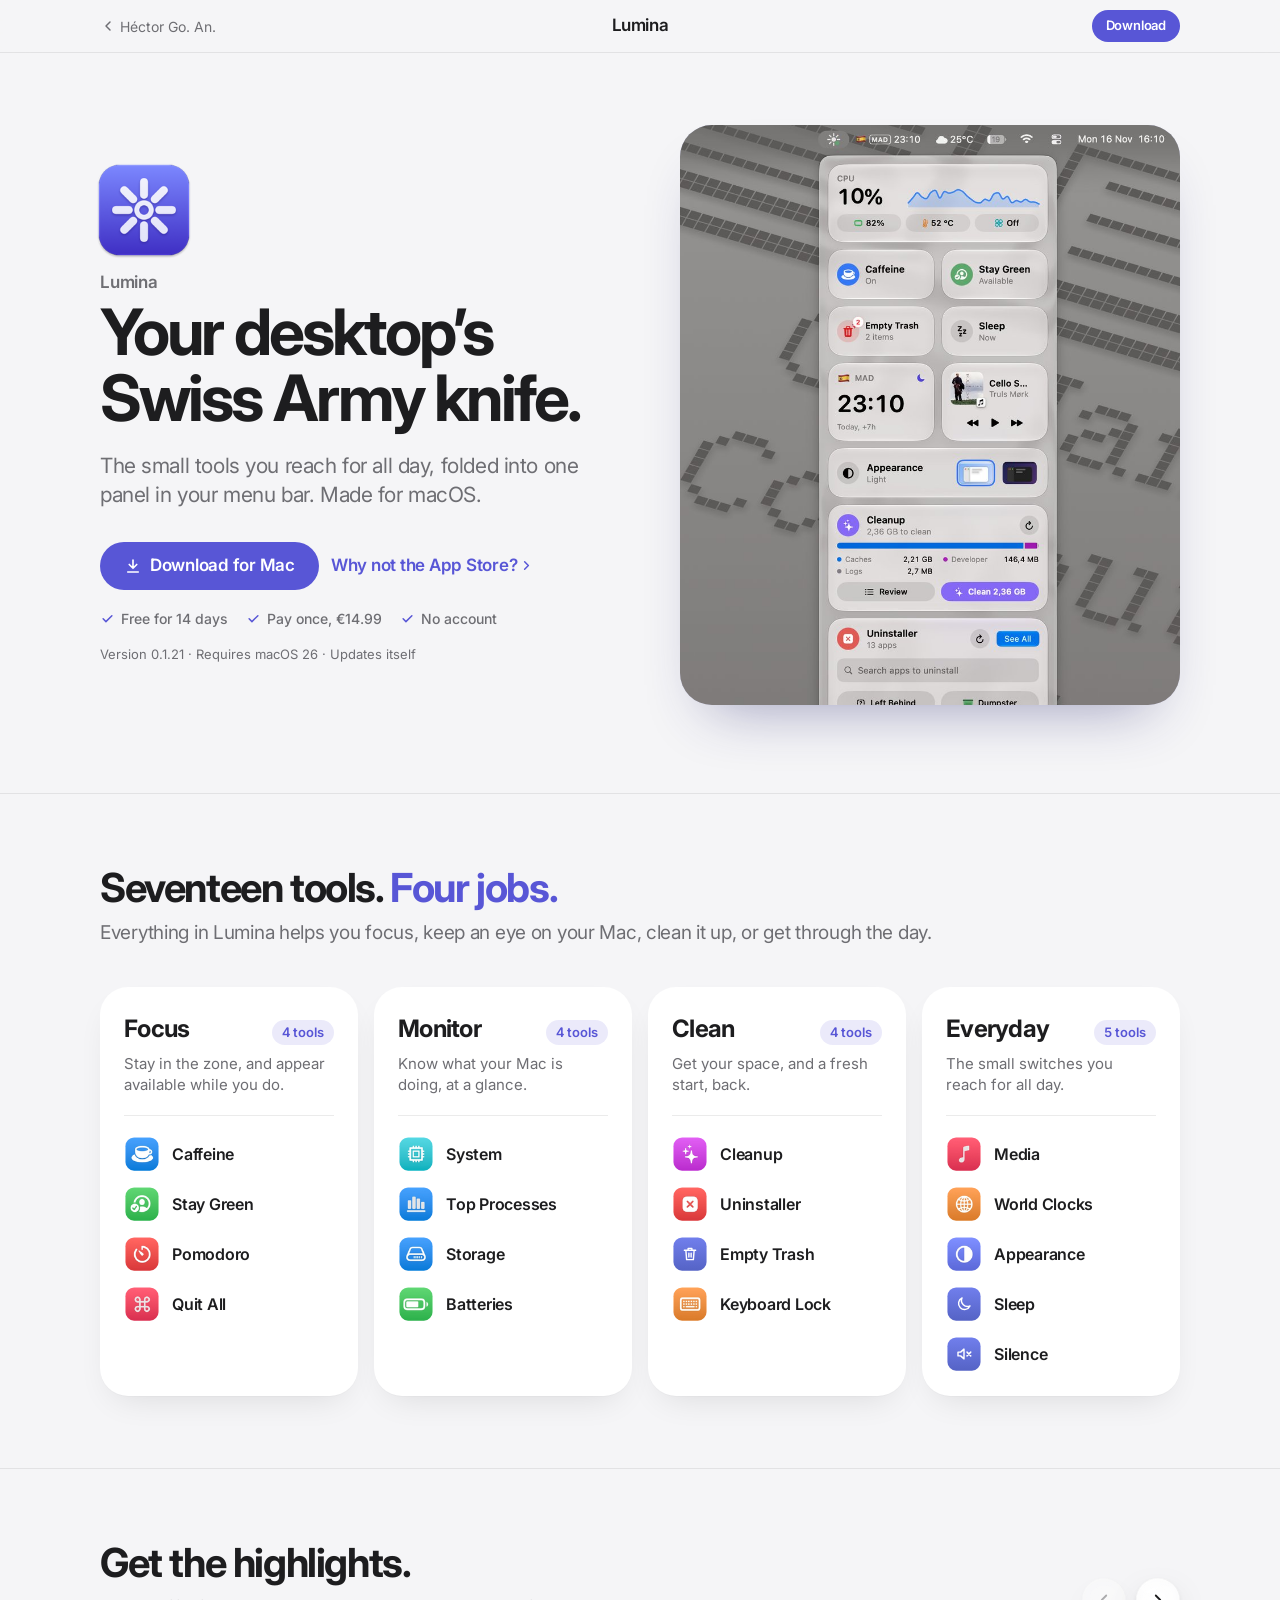
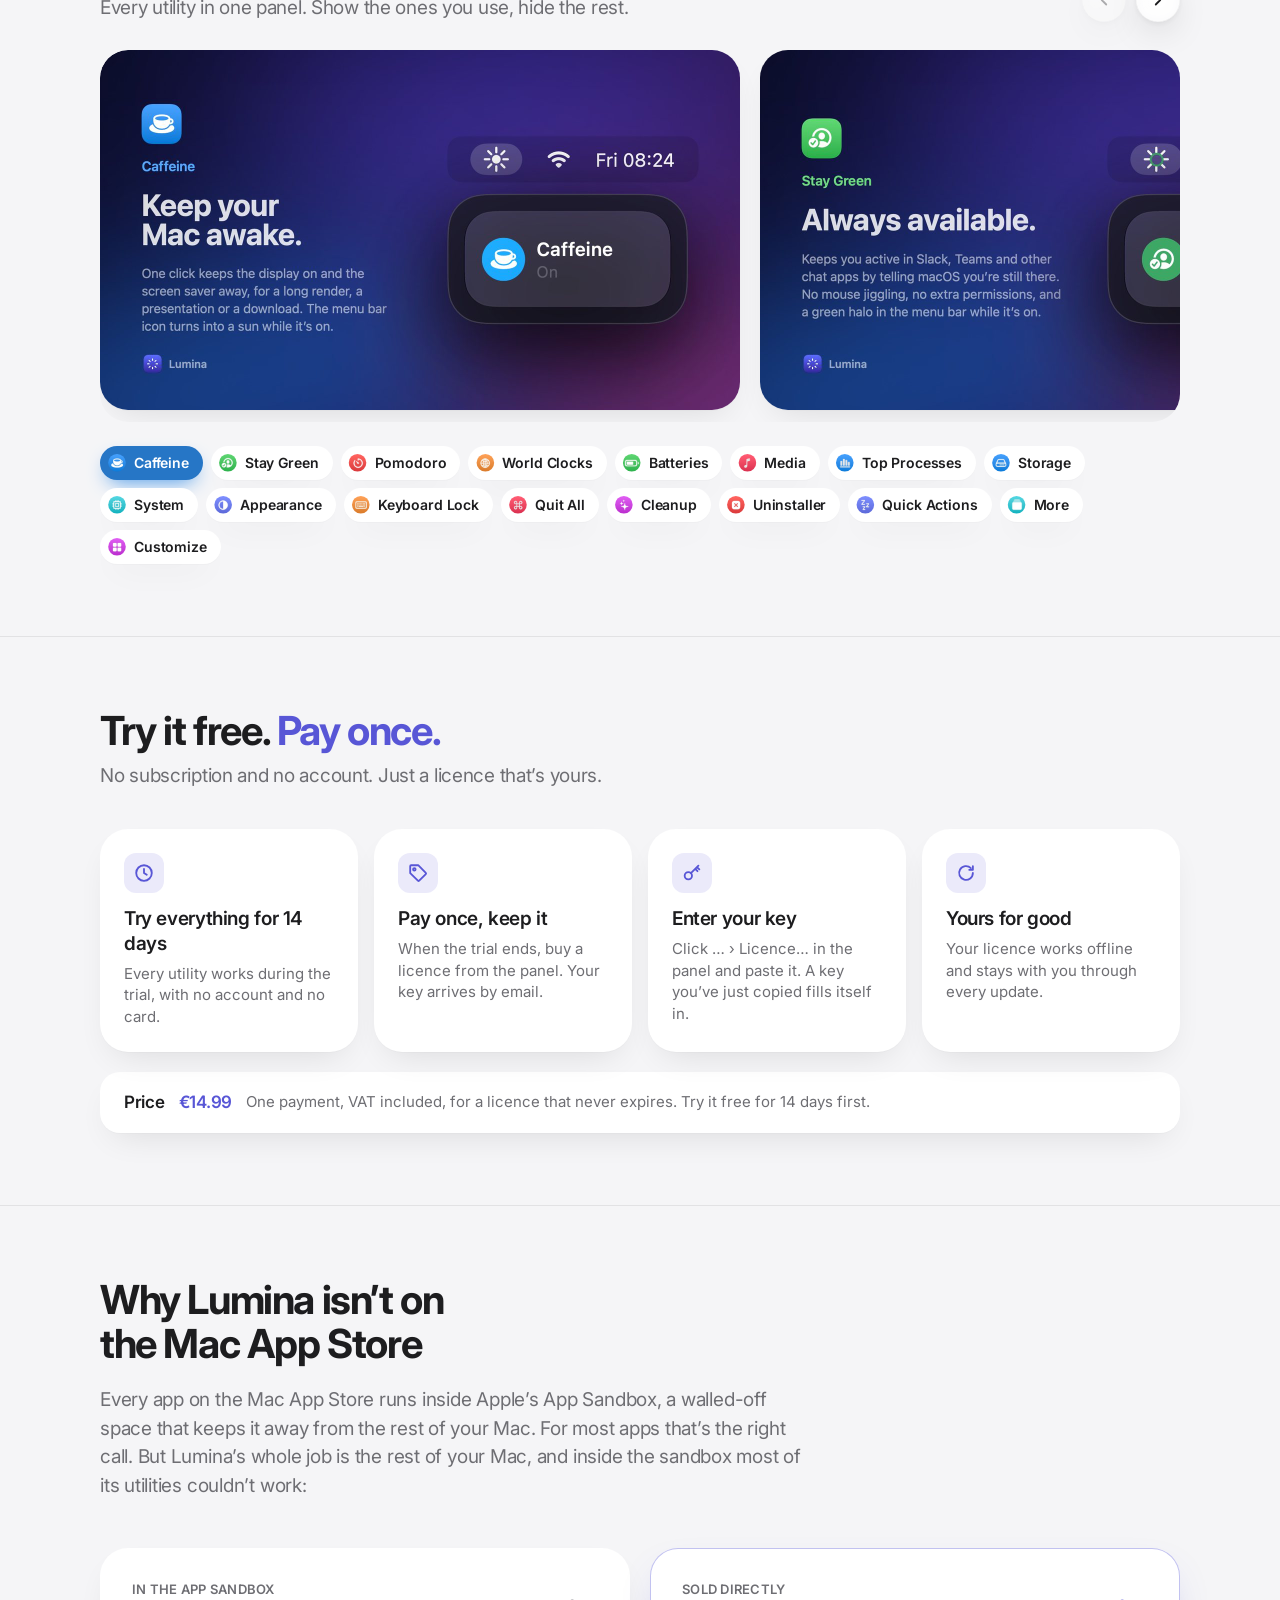
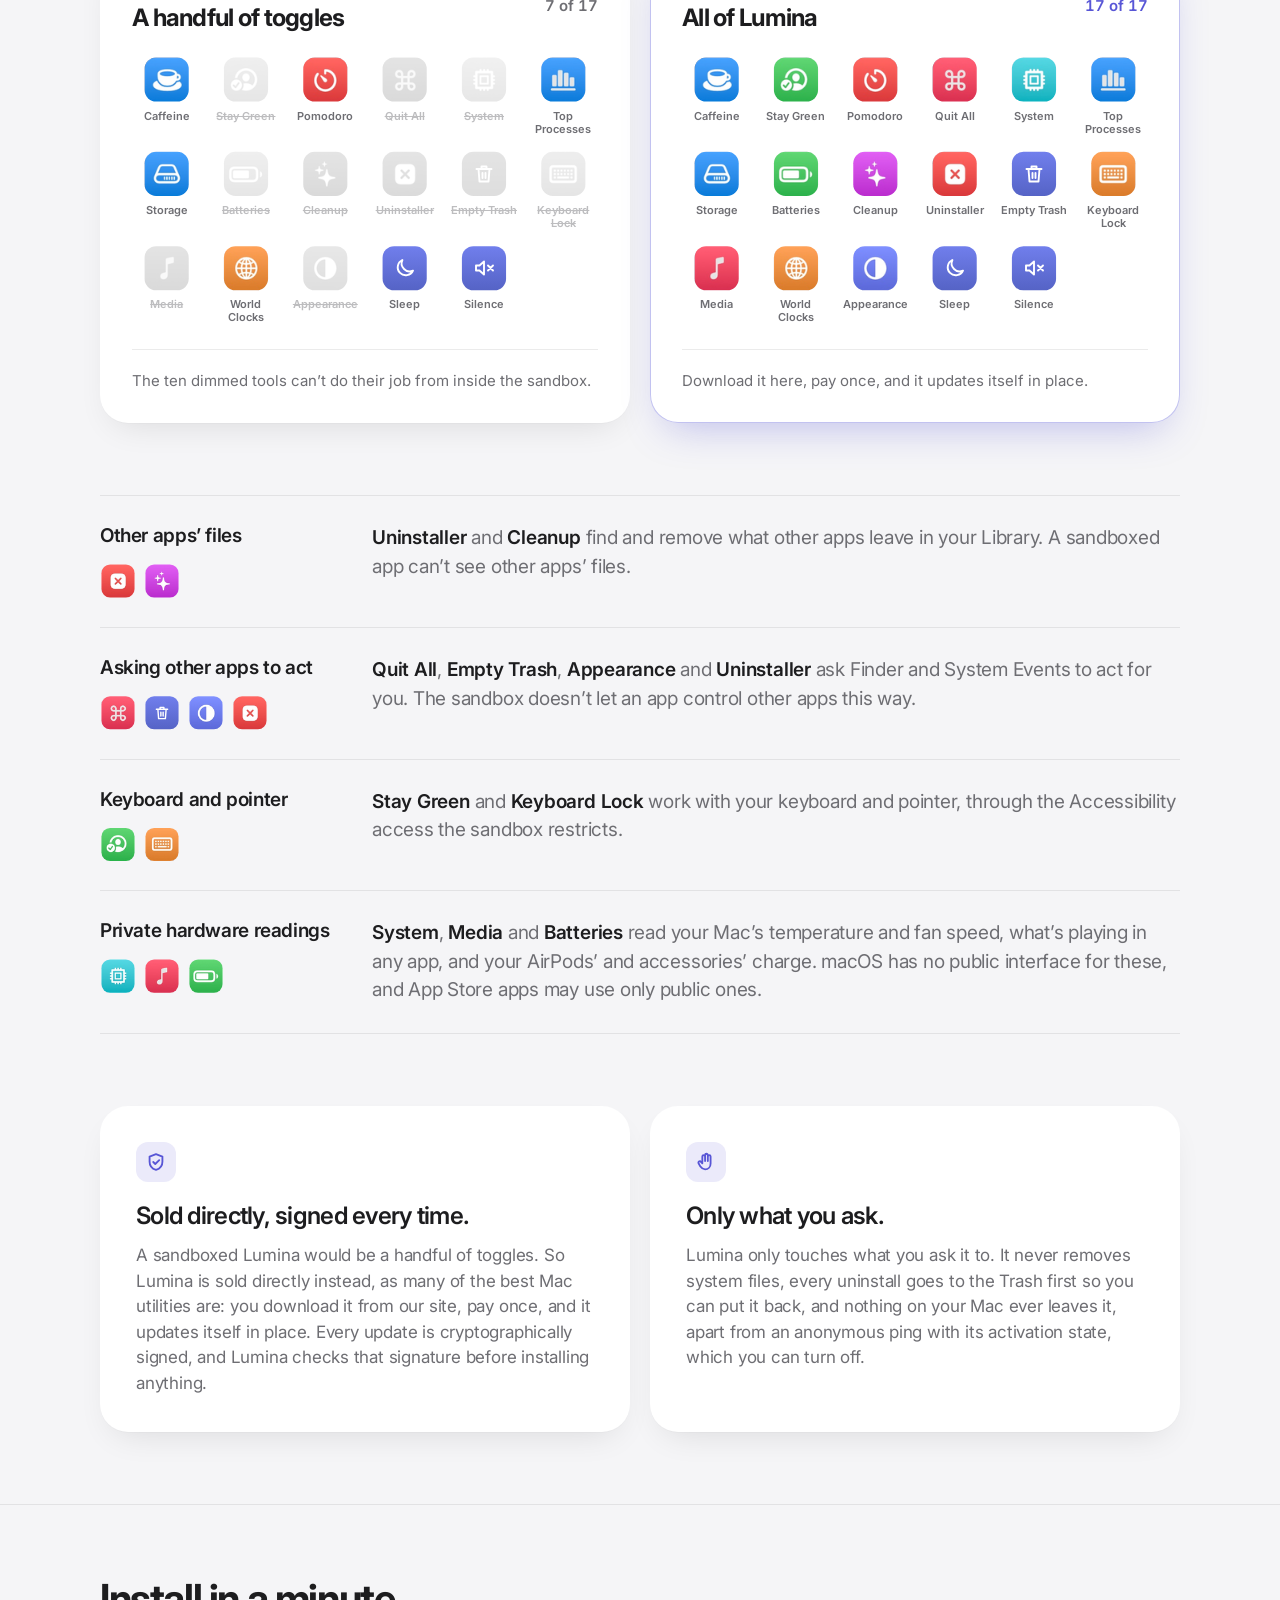
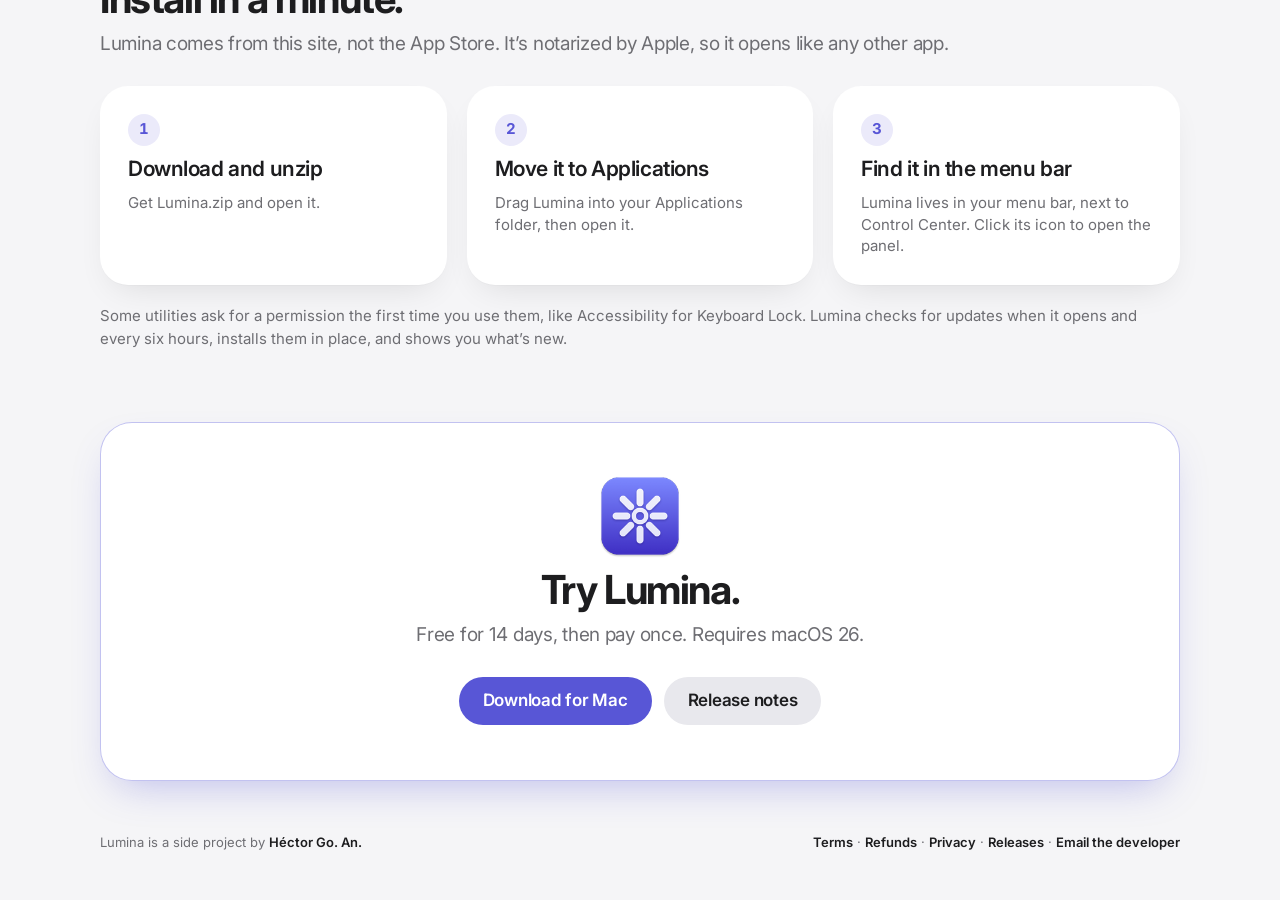
<file: lumina/index.html>
<!DOCTYPE html>
<html lang="en">

<head>
    <meta charset="UTF-8">
    <meta name="viewport" content="width=device-width, initial-scale=1.0, viewport-fit=cover">
    <meta name="description" content="Lumina, your desktop’s Swiss Army knife: focus tools and a tidy Mac, in one menu bar panel styled like Control Center. Try it free for 14 days, then pay once. For macOS.">
    <meta name="theme-color" content="#f5f5f7" media="(prefers-color-scheme: light)">
    <meta name="theme-color" content="#000000" media="(prefers-color-scheme: dark)">
    <title>Lumina | Héctor Go. An.</title>

    <!-- Inter is only a fallback: Apple devices render SF Pro via -apple-system -->
    <link rel="preconnect" href="https://fonts.googleapis.com">
    <link rel="preconnect" href="https://fonts.gstatic.com" crossorigin>
    <link href="https://fonts.googleapis.com/css2?family=Inter:wght@400;500;600;700&display=swap" rel="stylesheet">

    <link rel="stylesheet" href="../styles.css?v=2.2">
    <link rel="stylesheet" href="lumina.css?v=2.0">
    <script>
        // Same theme choice as the homepage, applied before the body renders
        const t = localStorage.getItem('theme') || 'auto';
        if (t === 'dark' || (t === 'auto' && window.matchMedia('(prefers-color-scheme: dark)').matches)) {
            document.documentElement.classList.add('dark-mode');
        } else {
            document.documentElement.classList.add('light-mode');
        }
    </script>
</head>

<body>
    <nav class="lp-nav" aria-label="Lumina">
        <div class="lp-wrap lp-nav-in">
            <a class="lp-back" href="../">
                <svg viewBox="0 0 24 24" aria-hidden="true"><path d="M15 18l-6-6 6-6" /></svg>
                <span class="lp-back-label">Héctor Go. An.</span>
            </a>
            <span class="lp-nav-name">Lumina</span>
            <a class="lp-btn lp-btn-primary lp-btn-sm" href="https://github.com/hectorgoan/lumina-releases/releases/latest/download/Lumina.zip">Download</a>
        </div>
    </nav>

    <main>
        <section class="lp-wrap lp-hero">
            <div>
                <img class="lp-app-icon" src="../resources/lumina-icon.png" alt="" width="160" height="160">
                <div class="lp-eyebrow">Lumina</div>
                <h1 class="lp-h1">Your desktop’s Swiss Army knife.</h1>
                <p class="lp-lede">The small tools you reach for all day, folded into one panel in your menu bar. Made for macOS.</p>
                <div class="lp-ctas">
                    <a class="lp-btn lp-btn-primary" href="https://github.com/hectorgoan/lumina-releases/releases/latest/download/Lumina.zip">
                        <svg viewBox="0 0 24 24" fill="none" stroke="currentColor" stroke-width="2.2" stroke-linecap="round" stroke-linejoin="round" aria-hidden="true"><path d="M12 4v11M7 10l5 5 5-5M5 20h14" /></svg>
                        Download for Mac
                    </a>
                    <a class="lp-link" href="#why">Why not the App Store?<svg viewBox="0 0 24 24" aria-hidden="true"><path d="M9 6l6 6-6 6" /></svg></a>
                </div>
                <ul class="lp-perks">
                    <li><svg viewBox="0 0 24 24" aria-hidden="true"><path d="M5 12.5l4.5 4.5L19 7.5" /></svg>Free for 14 days</li>
                    <li><svg viewBox="0 0 24 24" aria-hidden="true"><path d="M5 12.5l4.5 4.5L19 7.5" /></svg>Pay once, €14.99</li>
                    <li><svg viewBox="0 0 24 24" aria-hidden="true"><path d="M5 12.5l4.5 4.5L19 7.5" /></svg>No account</li>
                </ul>
                <!-- The version is set by scripts/sync_lumina.py from Lumina's README -->
                <p class="lp-fine">Version <!-- lumina-version -->0.1.21 · Requires macOS 26 · Updates itself</p>
            </div>
            <div class="lp-shot">
                <img class="lp-shot-light" src="hero-panel-light.jpg" width="880" height="1240"
                    alt="Lumina’s panel open below its menu bar icon, with CPU, Caffeine, Stay Green, a world clock, batteries, Pomodoro and Appearance">
                <img class="lp-shot-dark" src="hero-panel-dark.jpg" width="880" height="1240"
                    alt="Lumina’s panel open below its menu bar icon, with CPU, Caffeine, Stay Green, a world clock, batteries, Pomodoro and Appearance">
            </div>
        </section>

        <section class="lp-section" aria-labelledby="tools">
            <div class="lp-wrap">
                <!-- Generated by scripts/sync_lumina.py: the tools grouped by theme, see THEMES there -->
                <!-- lumina-themes:start -->
                    <h2 class="lp-h2" id="tools">Seventeen tools. <span class="lp-ink">Four jobs.</span></h2>
                    <p class="lp-sec-lede">Everything in Lumina helps you focus, keep an eye on your Mac, clean it up, or get through the day.</p>
                    <div class="lp-themes">
                        <article class="lp-theme">
                            <div class="lp-theme-top">
                                <h3 class="lp-theme-name">Focus</h3>
                                <span class="lp-theme-count">4 tools</span>
                            </div>
                            <p class="lp-theme-blurb">Stay in the zone, and appear available while you do.</p>
                            <ul class="lp-theme-tools">
                                <li><a class="lp-tool" href="#f-caffeine"><img src="icons/caffeine.png" alt="" width="60" height="60">Caffeine</a></li>
                                <li><a class="lp-tool" href="#f-stay-green"><img src="icons/stay-green.png" alt="" width="60" height="60">Stay Green</a></li>
                                <li><a class="lp-tool" href="#f-pomodoro"><img src="icons/pomodoro.png" alt="" width="60" height="60">Pomodoro</a></li>
                                <li><a class="lp-tool" href="#f-quit-all"><img src="icons/quit-all.png" alt="" width="60" height="60">Quit All</a></li>
                            </ul>
                        </article>
                        <article class="lp-theme">
                            <div class="lp-theme-top">
                                <h3 class="lp-theme-name">Monitor</h3>
                                <span class="lp-theme-count">4 tools</span>
                            </div>
                            <p class="lp-theme-blurb">Know what your Mac is doing, at a glance.</p>
                            <ul class="lp-theme-tools">
                                <li><a class="lp-tool" href="#f-system"><img src="icons/system.png" alt="" width="60" height="60">System</a></li>
                                <li><a class="lp-tool" href="#f-top-processes"><img src="icons/top-processes.png" alt="" width="60" height="60">Top Processes</a></li>
                                <li><a class="lp-tool" href="#f-storage"><img src="icons/storage.png" alt="" width="60" height="60">Storage</a></li>
                                <li><a class="lp-tool" href="#f-batteries"><img src="icons/batteries.png" alt="" width="60" height="60">Batteries</a></li>
                            </ul>
                        </article>
                        <article class="lp-theme">
                            <div class="lp-theme-top">
                                <h3 class="lp-theme-name">Clean</h3>
                                <span class="lp-theme-count">4 tools</span>
                            </div>
                            <p class="lp-theme-blurb">Get your space, and a fresh start, back.</p>
                            <ul class="lp-theme-tools">
                                <li><a class="lp-tool" href="#f-cleanup"><img src="icons/cleanup.png" alt="" width="60" height="60">Cleanup</a></li>
                                <li><a class="lp-tool" href="#f-uninstaller"><img src="icons/uninstaller.png" alt="" width="60" height="60">Uninstaller</a></li>
                                <li><a class="lp-tool" href="#f-quick-actions"><img src="icons/empty-trash.svg" alt="" width="60" height="60">Empty Trash</a></li>
                                <li><a class="lp-tool" href="#f-keyboard-lock"><img src="icons/keyboard-lock.png" alt="" width="60" height="60">Keyboard Lock</a></li>
                            </ul>
                        </article>
                        <article class="lp-theme">
                            <div class="lp-theme-top">
                                <h3 class="lp-theme-name">Everyday</h3>
                                <span class="lp-theme-count">5 tools</span>
                            </div>
                            <p class="lp-theme-blurb">The small switches you reach for all day.</p>
                            <ul class="lp-theme-tools">
                                <li><a class="lp-tool" href="#f-media"><img src="icons/media.png" alt="" width="60" height="60">Media</a></li>
                                <li><a class="lp-tool" href="#f-world-clocks"><img src="icons/world-clocks.png" alt="" width="60" height="60">World Clocks</a></li>
                                <li><a class="lp-tool" href="#f-appearance"><img src="icons/appearance.png" alt="" width="60" height="60">Appearance</a></li>
                                <li><a class="lp-tool" href="#f-quick-actions"><img src="icons/sleep.svg" alt="" width="60" height="60">Sleep</a></li>
                                <li><a class="lp-tool" href="#f-quick-actions"><img src="icons/silence.svg" alt="" width="60" height="60">Silence</a></li>
                            </ul>
                        </article>
                    </div>
                <!-- lumina-themes:end -->
            </div>
        </section>

        <section class="lp-section" aria-labelledby="highlights">
            <div class="lp-wrap">
                <div class="lp-sec-head">
                    <div>
                        <h2 class="lp-h2" id="highlights">Get the highlights.</h2>
                        <p class="lp-sec-lede">Every utility in one panel. Show the ones you use, hide the rest.</p>
                    </div>
                    <div class="lp-arrows">
                        <button class="glass lp-arrow" type="button" data-scroll="-1" aria-label="Previous highlights">
                            <svg viewBox="0 0 24 24" aria-hidden="true"><path d="M15 18l-6-6 6-6" /></svg>
                        </button>
                        <button class="glass lp-arrow" type="button" data-scroll="1" aria-label="Next highlights">
                            <svg viewBox="0 0 24 24" aria-hidden="true"><path d="M9 6l6 6-6 6" /></svg>
                        </button>
                    </div>
                </div>
                <!-- Generated by scripts/sync_lumina.py from Lumina's README: edit there, not here -->
                <div class="lp-track" tabindex="0" aria-label="Lumina features">
                    <!-- lumina-features:start -->
                        <figure class="lp-card" id="f-caffeine"><img src="features/caffeine.jpg" alt="Caffeine: Keep your Mac awake." width="1280" height="720" loading="lazy" decoding="async"></figure>
                        <figure class="lp-card" id="f-stay-green"><img src="features/stay-green.jpg" alt="Stay Green: Always available." width="1280" height="720" loading="lazy" decoding="async"></figure>
                        <figure class="lp-card" id="f-pomodoro"><img src="features/pomodoro.jpg" alt="Pomodoro: Focus in rounds." width="1280" height="720" loading="lazy" decoding="async"></figure>
                        <figure class="lp-card" id="f-world-clocks"><img src="features/world-clocks.jpg" alt="World Clocks: Every time zone you work with." width="1280" height="720" loading="lazy" decoding="async"></figure>
                        <figure class="lp-card" id="f-batteries"><img src="features/batteries.jpg" alt="Batteries: Every battery, one look." width="1280" height="720" loading="lazy" decoding="async"></figure>
                        <figure class="lp-card" id="f-media"><img src="features/media.jpg" alt="Media: What’s playing, at hand." width="1280" height="720" loading="lazy" decoding="async"></figure>
                        <figure class="lp-card" id="f-top-processes"><img src="features/top-processes.jpg" alt="Top Processes: See what’s keeping your Mac busy." width="1280" height="720" loading="lazy" decoding="async"></figure>
                        <figure class="lp-card" id="f-storage"><img src="features/storage.jpg" alt="Storage: See what’s filling your disk." width="1280" height="720" loading="lazy" decoding="async"></figure>
                        <figure class="lp-card" id="f-system"><img src="features/system.jpg" alt="System: Your Mac’s vitals." width="1280" height="720" loading="lazy" decoding="async"></figure>
                        <figure class="lp-card" id="f-appearance"><img src="features/appearance.jpg" alt="Appearance: Light or dark, instantly." width="1280" height="720" loading="lazy" decoding="async"></figure>
                        <figure class="lp-card" id="f-keyboard-lock"><img src="features/keyboard-lock.jpg" alt="Keyboard Lock: Clean your keyboard, not your document." width="1280" height="720" loading="lazy" decoding="async"></figure>
                        <figure class="lp-card" id="f-quit-all"><img src="features/quit-all.jpg" alt="Quit All: A fresh start, in one click." width="1280" height="720" loading="lazy" decoding="async"></figure>
                        <figure class="lp-card" id="f-cleanup"><img src="features/cleanup.jpg" alt="Cleanup: Junk out, space back." width="1280" height="720" loading="lazy" decoding="async"></figure>
                        <figure class="lp-card" id="f-uninstaller"><img src="features/uninstaller.jpg" alt="Uninstaller: Gone means gone." width="1280" height="720" loading="lazy" decoding="async"></figure>
                        <figure class="lp-card" id="f-quick-actions"><img src="features/quick-actions.jpg" alt="Quick Actions: One click, done." width="1280" height="720" loading="lazy" decoding="async"></figure>
                        <figure class="lp-card" id="f-more-section"><img src="features/more-section.jpg" alt="More: Ready, out of sight." width="1280" height="720" loading="lazy" decoding="async"></figure>
                        <figure class="lp-card" id="f-customize"><img src="features/customize.jpg" alt="Customize: Make it yours." width="1280" height="720" loading="lazy" decoding="async"></figure>
                    <!-- lumina-features:end -->
                </div>
                <div class="lp-chips">
                    <!-- lumina-chips:start -->
                        <a class="lp-chip" href="#f-caffeine" style="--chip: #2676c6; --chip-glow: #2c89e6"><img src="icons/caffeine.png" alt="" width="60" height="60">Caffeine</a>
                        <a class="lp-chip" href="#f-stay-green" style="--chip: #308441; --chip-glow: #46c25f"><img src="icons/stay-green.png" alt="" width="60" height="60">Stay Green</a>
                        <a class="lp-chip" href="#f-pomodoro" style="--chip: #cf4442; --chip-glow: #eb4d4b"><img src="icons/pomodoro.png" alt="" width="60" height="60">Pomodoro</a>
                        <a class="lp-chip" href="#f-world-clocks" style="--chip: #aa662e; --chip-glow: #ec8d40"><img src="icons/world-clocks.png" alt="" width="60" height="60">World Clocks</a>
                        <a class="lp-chip" href="#f-batteries" style="--chip: #2f873f; --chip-glow: #45c65c"><img src="icons/batteries.png" alt="" width="60" height="60">Batteries</a>
                        <a class="lp-chip" href="#f-media" style="--chip: #d13e54; --chip-glow: #ed4660"><img src="icons/media.png" alt="" width="60" height="60">Media</a>
                        <a class="lp-chip" href="#f-top-processes" style="--chip: #2378c9; --chip-glow: #298cea"><img src="icons/top-processes.png" alt="" width="60" height="60">Top Processes</a>
                        <a class="lp-chip" href="#f-storage" style="--chip: #2478c8; --chip-glow: #2a8ce8"><img src="icons/storage.png" alt="" width="60" height="60">Storage</a>
                        <a class="lp-chip" href="#f-system" style="--chip: #207f87; --chip-glow: #31c1cc"><img src="icons/system.png" alt="" width="60" height="60">System</a>
                        <a class="lp-chip" href="#f-appearance" style="--chip: #5e6cd2; --chip-glow: #6978e9"><img src="icons/appearance.png" alt="" width="60" height="60">Appearance</a>
                        <a class="lp-chip" href="#f-keyboard-lock" style="--chip: #9b6a4c; --chip-glow: #cc8b64"><img src="icons/keyboard-lock.png" alt="" width="60" height="60">Keyboard Lock</a>
                        <a class="lp-chip" href="#f-quit-all" style="--chip: #ba5670; --chip-glow: #c25a75"><img src="icons/quit-all.png" alt="" width="60" height="60">Quit All</a>
                        <a class="lp-chip" href="#f-cleanup" style="--chip: #b73cc8; --chip-glow: #cb43de"><img src="icons/cleanup.png" alt="" width="60" height="60">Cleanup</a>
                        <a class="lp-chip" href="#f-uninstaller" style="--chip: #c34e4f; --chip-glow: #d45556"><img src="icons/uninstaller.png" alt="" width="60" height="60">Uninstaller</a>
                        <a class="lp-chip" href="#f-quick-actions" style="--chip: #5f6dd3; --chip-glow: #6a79ea"><img src="icons/quick-actions.png" alt="" width="60" height="60">Quick Actions</a>
                        <a class="lp-chip" href="#f-more-section" style="--chip: #227f86; --chip-glow: #34c0cb"><img src="icons/more-section.png" alt="" width="60" height="60">More</a>
                        <a class="lp-chip" href="#f-customize" style="--chip: #b93dcb; --chip-glow: #c942dd"><img src="icons/customize.png" alt="" width="60" height="60">Customize</a>
                    <!-- lumina-chips:end -->
                </div>
            </div>
        </section>

        <section class="lp-section" aria-labelledby="licence">
            <div class="lp-wrap">
                <h2 class="lp-h2" id="licence">Try it free. <span class="lp-ink">Pay once.</span></h2>
                <p class="lp-sec-lede">No subscription and no account. Just a licence that’s yours.</p>
                <ul class="lp-perk-grid">
                    <li class="lp-perk">
                        <span class="lp-glyph" aria-hidden="true"><svg viewBox="0 0 24 24"><circle cx="12" cy="12" r="8.5" /><path d="M12 7.5V12l3 2" /></svg></span>
                        <h3 class="lp-perk-t">Try everything for 14 days</h3>
                        <p class="lp-perk-d">Every utility works during the trial, with no account and no card.</p>
                    </li>
                    <li class="lp-perk">
                        <span class="lp-glyph" aria-hidden="true"><svg viewBox="0 0 24 24"><path d="M3.5 12.2V4.5a1 1 0 0 1 1-1h7.7l8.3 8.3a1 1 0 0 1 0 1.4l-7.2 7.2a1 1 0 0 1-1.4 0z" /><circle cx="8" cy="8" r="1.4" /></svg></span>
                        <h3 class="lp-perk-t">Pay once, keep it</h3>
                        <p class="lp-perk-d">When the trial ends, buy a licence from the panel. Your key arrives by email.</p>
                    </li>
                    <li class="lp-perk">
                        <span class="lp-glyph" aria-hidden="true"><svg viewBox="0 0 24 24"><circle cx="8" cy="15" r="4" /><path d="M10.8 12.2L19 4M15.5 7.5l2.5 2.5M17.5 5.5L20 8" /></svg></span>
                        <h3 class="lp-perk-t">Enter your key</h3>
                        <p class="lp-perk-d">Click … › Licence… in the panel and paste it. A key you’ve just copied fills itself in.</p>
                    </li>
                    <li class="lp-perk">
                        <span class="lp-glyph" aria-hidden="true"><svg viewBox="0 0 24 24"><path d="M19.5 12a7.5 7.5 0 1 1-2.2-5.3M19.5 4.5v4h-4" /></svg></span>
                        <h3 class="lp-perk-t">Yours for good</h3>
                        <p class="lp-perk-d">Your licence works offline and stays with you through every update.</p>
                    </li>
                </ul>
                <p class="lp-price">
                    <strong>Price</strong>
                    <span class="lp-amount">€14.99</span>
                    <span class="lp-price-d">One payment, VAT included, for a licence that never expires. Try it free for 14 days first.</span>
                </p>
            </div>
        </section>

        <section class="lp-section" aria-labelledby="why">
            <div class="lp-wrap">
                <h2 class="lp-h2 lp-why-h" id="why">Why Lumina isn’t on the Mac App Store</h2>
                <p class="lp-body lp-why-intro">Every app on the Mac App Store runs inside Apple’s App Sandbox, a walled-off space that keeps it away from the rest of your Mac. For most apps that’s the right call. But Lumina’s whole job is the rest of your Mac, and inside the sandbox most of its utilities couldn’t work:</p>
                <!-- Generated by scripts/sync_lumina.py: every tool, with the ones in SANDBOXED dimmed -->
                <!-- lumina-sandbox:start -->
                    <div class="lp-sb">
                        <div class="lp-sb-card">
                            <div class="lp-sb-top"><div><p class="lp-sb-label">In the App Sandbox</p><h3 class="lp-sb-name">A handful of toggles</h3></div><span class="lp-sb-count">7 of 17</span></div>
                            <ul class="lp-sb-grid" aria-label="Tools that would still work: Caffeine, Pomodoro, Top Processes, Storage, World Clocks, Sleep, Silence">
                                <li class="lp-sb-tool"><img src="icons/caffeine.png" alt="" width="60" height="60"><span>Caffeine</span></li>
                                <li class="lp-sb-tool is-off"><img src="icons/stay-green.png" alt="" width="60" height="60"><span>Stay Green</span></li>
                                <li class="lp-sb-tool"><img src="icons/pomodoro.png" alt="" width="60" height="60"><span>Pomodoro</span></li>
                                <li class="lp-sb-tool is-off"><img src="icons/quit-all.png" alt="" width="60" height="60"><span>Quit All</span></li>
                                <li class="lp-sb-tool is-off"><img src="icons/system.png" alt="" width="60" height="60"><span>System</span></li>
                                <li class="lp-sb-tool"><img src="icons/top-processes.png" alt="" width="60" height="60"><span>Top Processes</span></li>
                                <li class="lp-sb-tool"><img src="icons/storage.png" alt="" width="60" height="60"><span>Storage</span></li>
                                <li class="lp-sb-tool is-off"><img src="icons/batteries.png" alt="" width="60" height="60"><span>Batteries</span></li>
                                <li class="lp-sb-tool is-off"><img src="icons/cleanup.png" alt="" width="60" height="60"><span>Cleanup</span></li>
                                <li class="lp-sb-tool is-off"><img src="icons/uninstaller.png" alt="" width="60" height="60"><span>Uninstaller</span></li>
                                <li class="lp-sb-tool is-off"><img src="icons/empty-trash.svg" alt="" width="60" height="60"><span>Empty Trash</span></li>
                                <li class="lp-sb-tool is-off"><img src="icons/keyboard-lock.png" alt="" width="60" height="60"><span>Keyboard Lock</span></li>
                                <li class="lp-sb-tool is-off"><img src="icons/media.png" alt="" width="60" height="60"><span>Media</span></li>
                                <li class="lp-sb-tool"><img src="icons/world-clocks.png" alt="" width="60" height="60"><span>World Clocks</span></li>
                                <li class="lp-sb-tool is-off"><img src="icons/appearance.png" alt="" width="60" height="60"><span>Appearance</span></li>
                                <li class="lp-sb-tool"><img src="icons/sleep.svg" alt="" width="60" height="60"><span>Sleep</span></li>
                                <li class="lp-sb-tool"><img src="icons/silence.svg" alt="" width="60" height="60"><span>Silence</span></li>
                            </ul>
                            <p class="lp-sb-foot">The ten dimmed tools can’t do their job from inside the sandbox.</p>
                        </div>
                        <div class="lp-sb-card is-on">
                            <div class="lp-sb-top"><div><p class="lp-sb-label">Sold directly</p><h3 class="lp-sb-name">All of Lumina</h3></div><span class="lp-sb-count">17 of 17</span></div>
                            <ul class="lp-sb-grid" aria-label="Every tool works">
                                <li class="lp-sb-tool"><img src="icons/caffeine.png" alt="" width="60" height="60"><span>Caffeine</span></li>
                                <li class="lp-sb-tool"><img src="icons/stay-green.png" alt="" width="60" height="60"><span>Stay Green</span></li>
                                <li class="lp-sb-tool"><img src="icons/pomodoro.png" alt="" width="60" height="60"><span>Pomodoro</span></li>
                                <li class="lp-sb-tool"><img src="icons/quit-all.png" alt="" width="60" height="60"><span>Quit All</span></li>
                                <li class="lp-sb-tool"><img src="icons/system.png" alt="" width="60" height="60"><span>System</span></li>
                                <li class="lp-sb-tool"><img src="icons/top-processes.png" alt="" width="60" height="60"><span>Top Processes</span></li>
                                <li class="lp-sb-tool"><img src="icons/storage.png" alt="" width="60" height="60"><span>Storage</span></li>
                                <li class="lp-sb-tool"><img src="icons/batteries.png" alt="" width="60" height="60"><span>Batteries</span></li>
                                <li class="lp-sb-tool"><img src="icons/cleanup.png" alt="" width="60" height="60"><span>Cleanup</span></li>
                                <li class="lp-sb-tool"><img src="icons/uninstaller.png" alt="" width="60" height="60"><span>Uninstaller</span></li>
                                <li class="lp-sb-tool"><img src="icons/empty-trash.svg" alt="" width="60" height="60"><span>Empty Trash</span></li>
                                <li class="lp-sb-tool"><img src="icons/keyboard-lock.png" alt="" width="60" height="60"><span>Keyboard Lock</span></li>
                                <li class="lp-sb-tool"><img src="icons/media.png" alt="" width="60" height="60"><span>Media</span></li>
                                <li class="lp-sb-tool"><img src="icons/world-clocks.png" alt="" width="60" height="60"><span>World Clocks</span></li>
                                <li class="lp-sb-tool"><img src="icons/appearance.png" alt="" width="60" height="60"><span>Appearance</span></li>
                                <li class="lp-sb-tool"><img src="icons/sleep.svg" alt="" width="60" height="60"><span>Sleep</span></li>
                                <li class="lp-sb-tool"><img src="icons/silence.svg" alt="" width="60" height="60"><span>Silence</span></li>
                            </ul>
                            <p class="lp-sb-foot">Download it here, pay once, and it updates itself in place.</p>
                        </div>
                    </div>
                <!-- lumina-sandbox:end -->
                <ul class="lp-reasons">
                    <li class="lp-reason">
                        <div class="lp-reason-head">
                            <h3 class="lp-reason-t">Other apps’ files</h3>
                            <div class="lp-reason-icons"><img src="icons/uninstaller.png" alt="" width="60" height="60"><img src="icons/cleanup.png" alt="" width="60" height="60"></div>
                        </div>
                        <p class="lp-reason-d"><strong>Uninstaller</strong> and <strong>Cleanup</strong> find and remove what other apps leave in your Library. A sandboxed app can’t see other apps’ files.</p>
                    </li>
                    <li class="lp-reason">
                        <div class="lp-reason-head">
                            <h3 class="lp-reason-t">Asking other apps to act</h3>
                            <div class="lp-reason-icons"><img src="icons/quit-all.png" alt="" width="60" height="60"><img src="icons/empty-trash.svg" alt="" width="60" height="60"><img src="icons/appearance.png" alt="" width="60" height="60"><img src="icons/uninstaller.png" alt="" width="60" height="60"></div>
                        </div>
                        <p class="lp-reason-d"><strong>Quit All</strong>, <strong>Empty Trash</strong>, <strong>Appearance</strong> and <strong>Uninstaller</strong> ask Finder and System Events to act for you. The sandbox doesn’t let an app control other apps this way.</p>
                    </li>
                    <li class="lp-reason">
                        <div class="lp-reason-head">
                            <h3 class="lp-reason-t">Keyboard and pointer</h3>
                            <div class="lp-reason-icons"><img src="icons/stay-green.png" alt="" width="60" height="60"><img src="icons/keyboard-lock.png" alt="" width="60" height="60"></div>
                        </div>
                        <p class="lp-reason-d"><strong>Stay Green</strong> and <strong>Keyboard Lock</strong> work with your keyboard and pointer, through the Accessibility access the sandbox restricts.</p>
                    </li>
                    <li class="lp-reason">
                        <div class="lp-reason-head">
                            <h3 class="lp-reason-t">Private hardware readings</h3>
                            <div class="lp-reason-icons"><img src="icons/system.png" alt="" width="60" height="60"><img src="icons/media.png" alt="" width="60" height="60"><img src="icons/batteries.png" alt="" width="60" height="60"></div>
                        </div>
                        <p class="lp-reason-d"><strong>System</strong>, <strong>Media</strong> and <strong>Batteries</strong> read your Mac’s temperature and fan speed, what’s playing in any app, and your AirPods’ and accessories’ charge. macOS has no public interface for these, and App Store apps may use only public ones.</p>
                    </li>
                </ul>
                <div class="lp-split">
                    <div class="lp-split-tile">
                        <span class="lp-glyph" aria-hidden="true"><svg viewBox="0 0 24 24"><path d="M12 3.5l7 2.6v5.6c0 4.3-3 7.7-7 8.8-4-1.1-7-4.5-7-8.8V6.1z" /><path d="M9 12l2.2 2.2L15.5 10" /></svg></span>
                        <h3 class="lp-split-t">Sold directly, signed every time.</h3>
                        <p class="lp-body">A sandboxed Lumina would be a handful of toggles. So Lumina is sold directly instead, as many of the best Mac utilities are: you download it from our site, pay once, and it updates itself in place. Every update is cryptographically signed, and Lumina checks that signature before installing anything.</p>
                    </div>
                    <div class="lp-split-tile">
                        <span class="lp-glyph" aria-hidden="true"><svg viewBox="0 0 24 24"><path d="M8 12.5V6a1.5 1.5 0 0 1 3 0v5M11 11V4.5a1.5 1.5 0 0 1 3 0V11M14 11V6a1.5 1.5 0 0 1 3 0v7.5c0 3.6-2.5 6.5-6 6.5-2.4 0-3.8-1.1-5.1-3L4 13.6a1.5 1.5 0 0 1 2.4-1.8L8 13.5" /></svg></span>
                        <h3 class="lp-split-t">Only what you ask.</h3>
                        <p class="lp-body">Lumina only touches what you ask it to. It never removes system files, every uninstall goes to the Trash first so you can put it back, and nothing on your Mac ever leaves it, apart from an anonymous ping with its activation state, which you can turn off.</p>
                    </div>
                </div>
            </div>
        </section>

        <section class="lp-section" aria-labelledby="install">
            <div class="lp-wrap">
                <div class="lp-sec-head">
                    <div>
                        <h2 class="lp-h2" id="install">Install in a minute.</h2>
                        <p class="lp-sec-lede">Lumina comes from this site, not the App Store. It’s notarized by Apple, so it opens like any other app.</p>
                    </div>
                </div>
                <ol class="lp-steps">
                    <li class="lp-step">
                        <span class="lp-step-n" aria-hidden="true">1</span>
                        <span class="lp-step-t">Download and unzip</span>
                        <span class="lp-step-d">Get Lumina.zip and open it.</span>
                    </li>
                    <li class="lp-step">
                        <span class="lp-step-n" aria-hidden="true">2</span>
                        <span class="lp-step-t">Move it to Applications</span>
                        <span class="lp-step-d">Drag Lumina into your Applications folder, then open it.</span>
                    </li>
                    <li class="lp-step">
                        <span class="lp-step-n" aria-hidden="true">3</span>
                        <span class="lp-step-t">Find it in the menu bar</span>
                        <span class="lp-step-d">Lumina lives in your menu bar, next to Control Center. Click its icon to open the panel.</span>
                    </li>
                </ol>
                <p class="lp-note">Some utilities ask for a permission the first time you use them, like Accessibility for Keyboard Lock. Lumina checks for updates when it opens and every six hours, installs them in place, and shows you what’s new.</p>
            </div>
        </section>

        <section class="lp-wrap lp-final">
            <div class="lp-cta-tile">
                <img class="lp-cta-icon" src="../resources/lumina-icon.png" alt="" width="160" height="160">
                <h2 class="lp-h2">Try Lumina.</h2>
                <p class="lp-sec-lede">Free for 14 days, then pay once. Requires macOS 26.</p>
                <div class="lp-ctas">
                    <a class="lp-btn lp-btn-primary" href="https://github.com/hectorgoan/lumina-releases/releases/latest/download/Lumina.zip">Download for Mac</a>
                    <a class="lp-btn lp-btn-secondary" href="https://github.com/hectorgoan/lumina-releases/releases" target="_blank" rel="noopener">Release notes</a>
                </div>
            </div>
        </section>
    </main>

    <footer class="lp-wrap lp-foot">
        <span>Lumina is a side project by <a href="../">Héctor Go. An.</a></span>
        <span><a href="terms.html">Terms</a> · <a href="refunds.html">Refunds</a> · <a href="privacy.html">Privacy</a> · <a href="https://github.com/hectorgoan/lumina-releases/releases" target="_blank" rel="noopener">Releases</a> · <a href="mailto:hello@hectorgoan.com?subject=Lumina">Email the developer</a></span>
    </footer>

    <script src="lumina.js?v=1.2"></script>
</body>

</html>
</file>
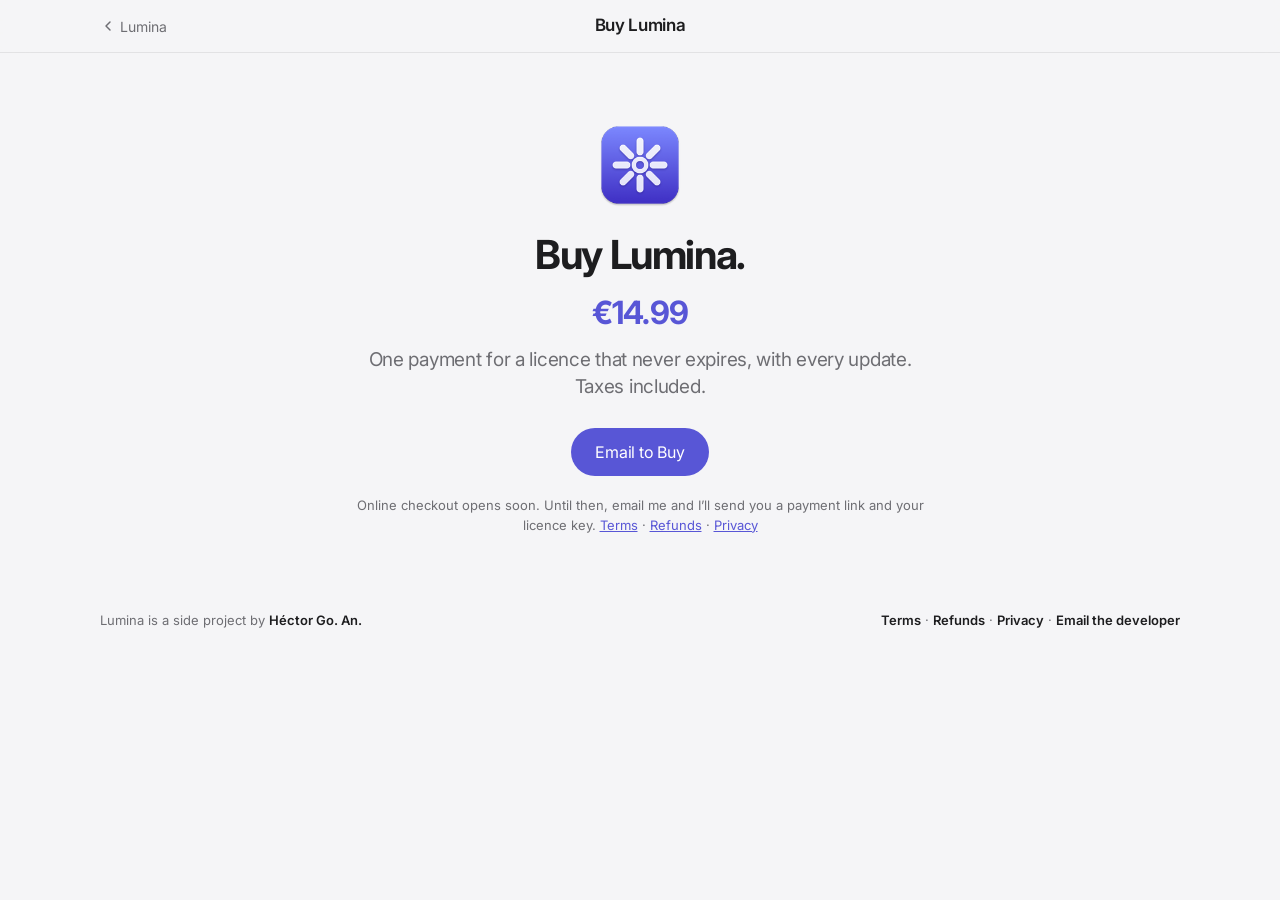
<file: lumina/buy.html>
<!DOCTYPE html>
<html lang="en">

<head>
    <meta charset="UTF-8">
    <meta name="viewport" content="width=device-width, initial-scale=1.0, viewport-fit=cover">
    <meta name="description" content="Buy Lumina: one payment for a licence that never expires.">
    <meta name="robots" content="noindex">
    <meta name="theme-color" content="#f5f5f7" media="(prefers-color-scheme: light)">
    <meta name="theme-color" content="#000000" media="(prefers-color-scheme: dark)">
    <title>Buy Lumina | Héctor Go. An.</title>
    <link rel="preconnect" href="https://fonts.googleapis.com">
    <link rel="preconnect" href="https://fonts.gstatic.com" crossorigin>
    <link href="https://fonts.googleapis.com/css2?family=Inter:wght@400;500;600;700&display=swap" rel="stylesheet">
    <link rel="stylesheet" href="../styles.css?v=2.2">
    <link rel="stylesheet" href="lumina.css?v=2.0">
    <script>
        const t = localStorage.getItem('theme') || 'auto';
        if (t === 'dark' || (t === 'auto' && window.matchMedia('(prefers-color-scheme: dark)').matches)) {
            document.documentElement.classList.add('dark-mode');
        } else {
            document.documentElement.classList.add('light-mode');
        }
    </script>
</head>

<body>
    <nav class="lp-nav" aria-label="Lumina">
        <div class="lp-wrap lp-nav-in">
            <a class="lp-back" href="./">
                <svg viewBox="0 0 24 24" aria-hidden="true"><path d="M15 18l-6-6 6-6" /></svg>
                <span class="lp-back-label">Lumina</span>
            </a>
            <span class="lp-nav-name">Buy Lumina</span>
            <span></span>
        </div>
    </nav>

    <main class="lp-wrap lp-buy">
        <img class="lp-cta-icon" src="../resources/lumina-icon.png" alt="" width="160" height="160">

        <!-- Before paying -->
        <section id="buy-offer">
            <h1 class="lp-h2">Buy Lumina.</h1>
            <p class="lp-buy-price" id="buy-price" aria-live="polite">$14.99</p>
            <p class="lp-sec-lede">One payment for a licence that never expires, with every update. Taxes included.</p>
            <div class="lp-ctas">
                <button class="lp-btn lp-btn-primary" id="buy-button" type="button" disabled>Buy Now</button>
            </div>
            <p class="lp-buy-fine" id="buy-fine">Payments are handled by Paddle, our reseller. 30-day refunds, no questions asked. <a href="terms.html">Terms</a> · <a href="refunds.html">Refunds</a> · <a href="privacy.html">Privacy</a></p>
        </section>

        <!-- After paying: the key -->
        <section id="buy-done" hidden>
            <h1 class="lp-h2">Thank you!</h1>
            <p class="lp-sec-lede" id="buy-status" aria-live="polite">Getting your licence key…</p>
            <div class="lp-key" id="buy-key-box" hidden>
                <code id="buy-key"></code>
                <button class="lp-btn lp-btn-primary lp-btn-sm" id="buy-copy" type="button">Copy Key</button>
            </div>
            <ol class="lp-buy-steps" id="buy-steps" hidden>
                <li>Copy your key.</li>
                <li>In Lumina, click <strong>…</strong> › <strong>Licence…</strong>. A key you’ve just copied fills itself in.</li>
                <li>Keep it somewhere safe: it works on your Macs for good. <span id="buy-email-note"></span></li>
            </ol>
        </section>
    </main>

    <footer class="lp-wrap lp-foot">
        <span>Lumina is a side project by <a href="../">Héctor Go. An.</a></span>
        <span><a href="terms.html">Terms</a> · <a href="refunds.html">Refunds</a> · <a href="privacy.html">Privacy</a> · <a href="mailto:hello@hectorgoan.com?subject=Lumina">Email the developer</a></span>
    </footer>

    <script src="https://cdn.paddle.com/paddle/v2/paddle.js"></script>
    <script src="buy.js?v=1.2"></script>
</body>

</html>
</file>
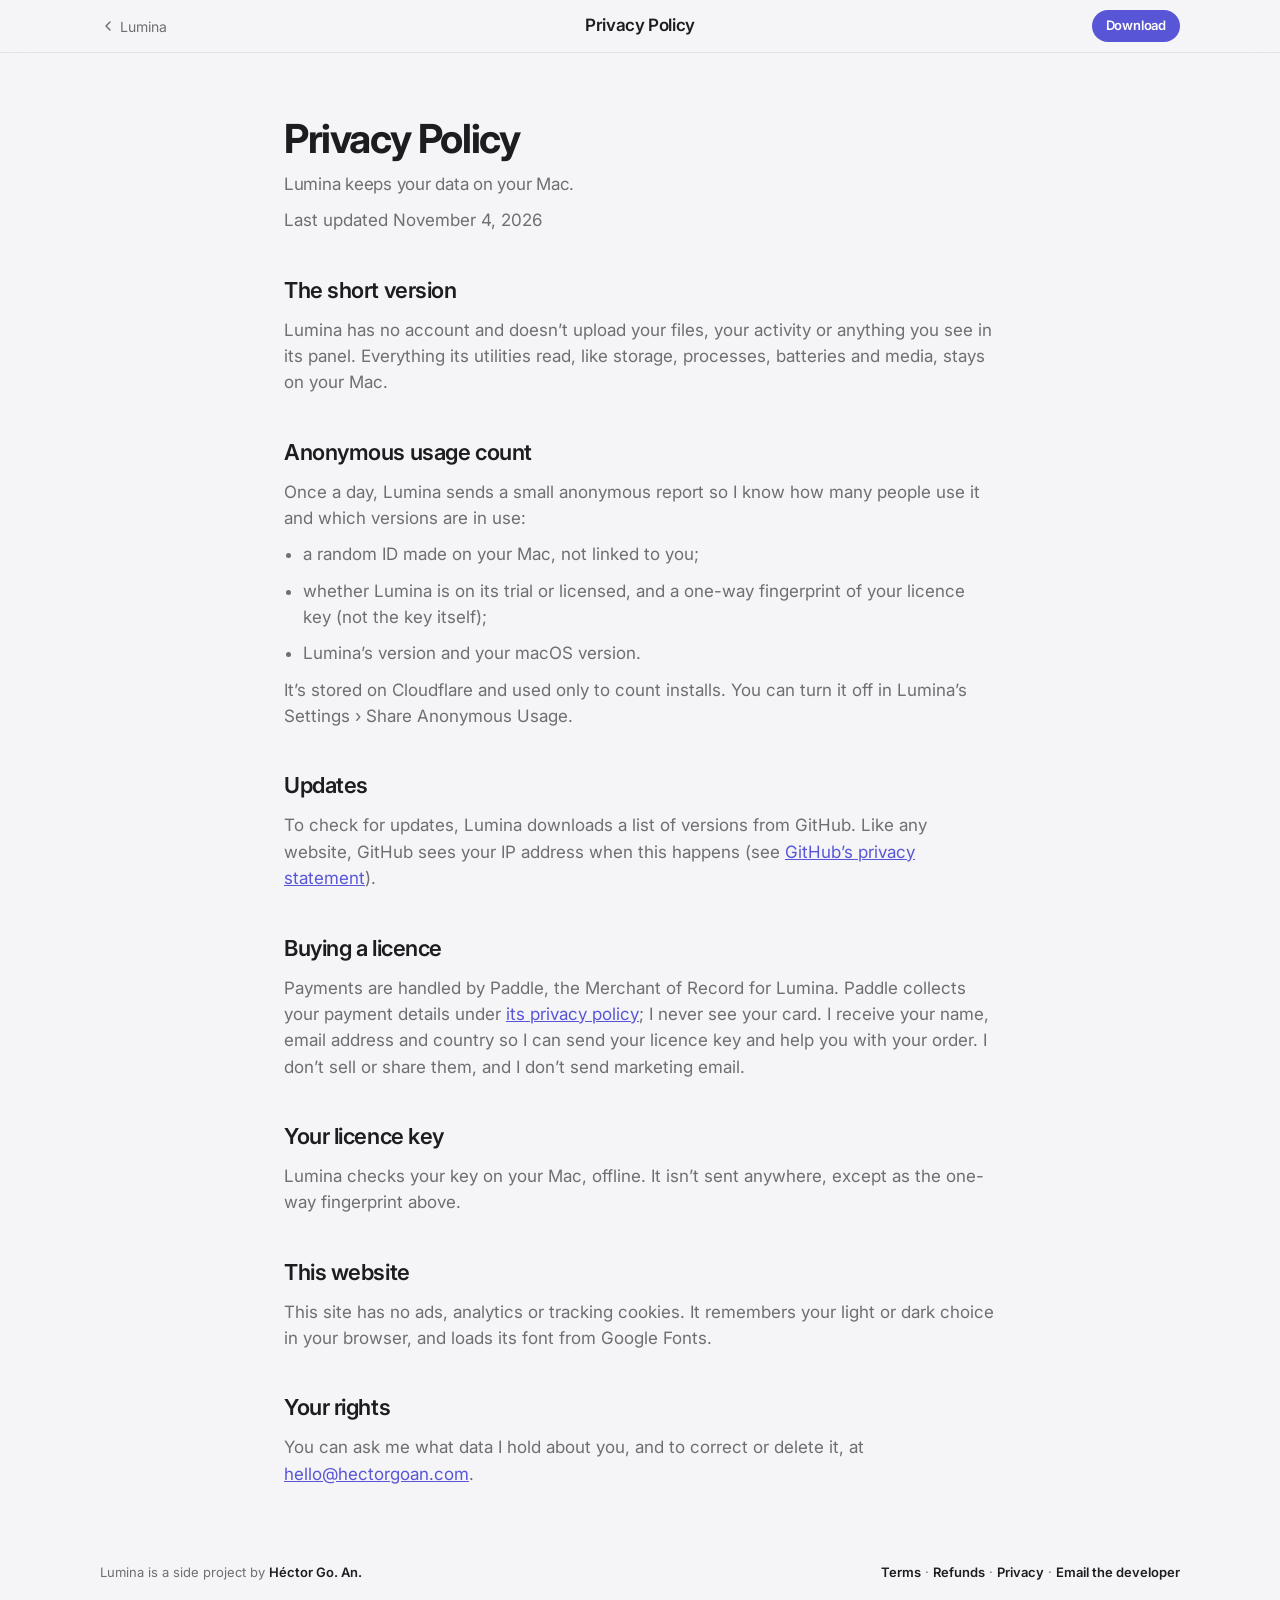
<file: lumina/privacy.html>
<!DOCTYPE html>
<html lang="en">

<head>
    <meta charset="UTF-8">
    <meta name="viewport" content="width=device-width, initial-scale=1.0, viewport-fit=cover">
    <meta name="description" content="Lumina Privacy Policy.">
    <meta name="theme-color" content="#f5f5f7" media="(prefers-color-scheme: light)">
    <meta name="theme-color" content="#000000" media="(prefers-color-scheme: dark)">
    <title>Privacy Policy | Lumina</title>
    <link rel="preconnect" href="https://fonts.googleapis.com">
    <link rel="preconnect" href="https://fonts.gstatic.com" crossorigin>
    <link href="https://fonts.googleapis.com/css2?family=Inter:wght@400;500;600;700&display=swap" rel="stylesheet">
    <link rel="stylesheet" href="../styles.css?v=2.2">
    <link rel="stylesheet" href="lumina.css?v=2.0">
    <script>
        const t = localStorage.getItem('theme') || 'auto';
        if (t === 'dark' || (t === 'auto' && window.matchMedia('(prefers-color-scheme: dark)').matches)) {
            document.documentElement.classList.add('dark-mode');
        } else {
            document.documentElement.classList.add('light-mode');
        }
    </script>
</head>

<body>
    <nav class="lp-nav" aria-label="Lumina">
        <div class="lp-wrap lp-nav-in">
            <a class="lp-back" href="./">
                <svg viewBox="0 0 24 24" aria-hidden="true"><path d="M15 18l-6-6 6-6" /></svg>
                <span class="lp-back-label">Lumina</span>
            </a>
            <span class="lp-nav-name">Privacy Policy</span>
            <a class="lp-btn lp-btn-primary lp-btn-sm" href="https://github.com/hectorgoan/lumina-releases/releases/latest/download/Lumina.zip">Download</a>
        </div>
    </nav>

    <main class="lp-wrap lp-legal">
        <h1 class="lp-h2">Privacy Policy</h1>
        <p class="lp-sec-lede">Lumina keeps your data on your Mac.</p>
        <p class="lp-legal-date">Last updated November 4, 2026</p>
<h2>The short version</h2>
<p>Lumina has no account and doesn’t upload your files, your activity or anything you see in its panel. Everything its utilities read, like storage, processes, batteries and media, stays on your Mac.</p>
<h2>Anonymous usage count</h2>
<p>Once a day, Lumina sends a small anonymous report so I know how many people use it and which versions are in use:</p>
<ul>
<li>a random ID made on your Mac, not linked to you;</li>
<li>whether Lumina is on its trial or licensed, and a one-way fingerprint of your licence key (not the key itself);</li>
<li>Lumina’s version and your macOS version.</li>
</ul>
<p>It’s stored on Cloudflare and used only to count installs. You can turn it off in Lumina’s Settings › Share Anonymous Usage.</p>
<h2>Updates</h2>
<p>To check for updates, Lumina downloads a list of versions from GitHub. Like any website, GitHub sees your IP address when this happens (see <a href="https://docs.github.com/site-policy/privacy-policies/github-general-privacy-statement" target="_blank" rel="noopener">GitHub’s privacy statement</a>).</p>
<h2>Buying a licence</h2>
<p>Payments are handled by Paddle, the Merchant of Record for Lumina. Paddle collects your payment details under <a href="https://www.paddle.com/legal/privacy" target="_blank" rel="noopener">its privacy policy</a>; I never see your card. I receive your name, email address and country so I can send your licence key and help you with your order. I don’t sell or share them, and I don’t send marketing email.</p>
<h2>Your licence key</h2>
<p>Lumina checks your key on your Mac, offline. It isn’t sent anywhere, except as the one-way fingerprint above.</p>
<h2>This website</h2>
<p>This site has no ads, analytics or tracking cookies. It remembers your light or dark choice in your browser, and loads its font from Google Fonts.</p>
<h2>Your rights</h2>
<p>You can ask me what data I hold about you, and to correct or delete it, at <a href="mailto:hello@hectorgoan.com?subject=Lumina">hello@hectorgoan.com</a>.</p>
    </main>

    <footer class="lp-wrap lp-foot">
        <span>Lumina is a side project by <a href="../">Héctor Go. An.</a></span>
        <span><a href="terms.html">Terms</a> · <a href="refunds.html">Refunds</a> · <a href="privacy.html">Privacy</a> · <a href="mailto:hello@hectorgoan.com?subject=Lumina">Email the developer</a></span>
    </footer>
</body>

</html>
</file>
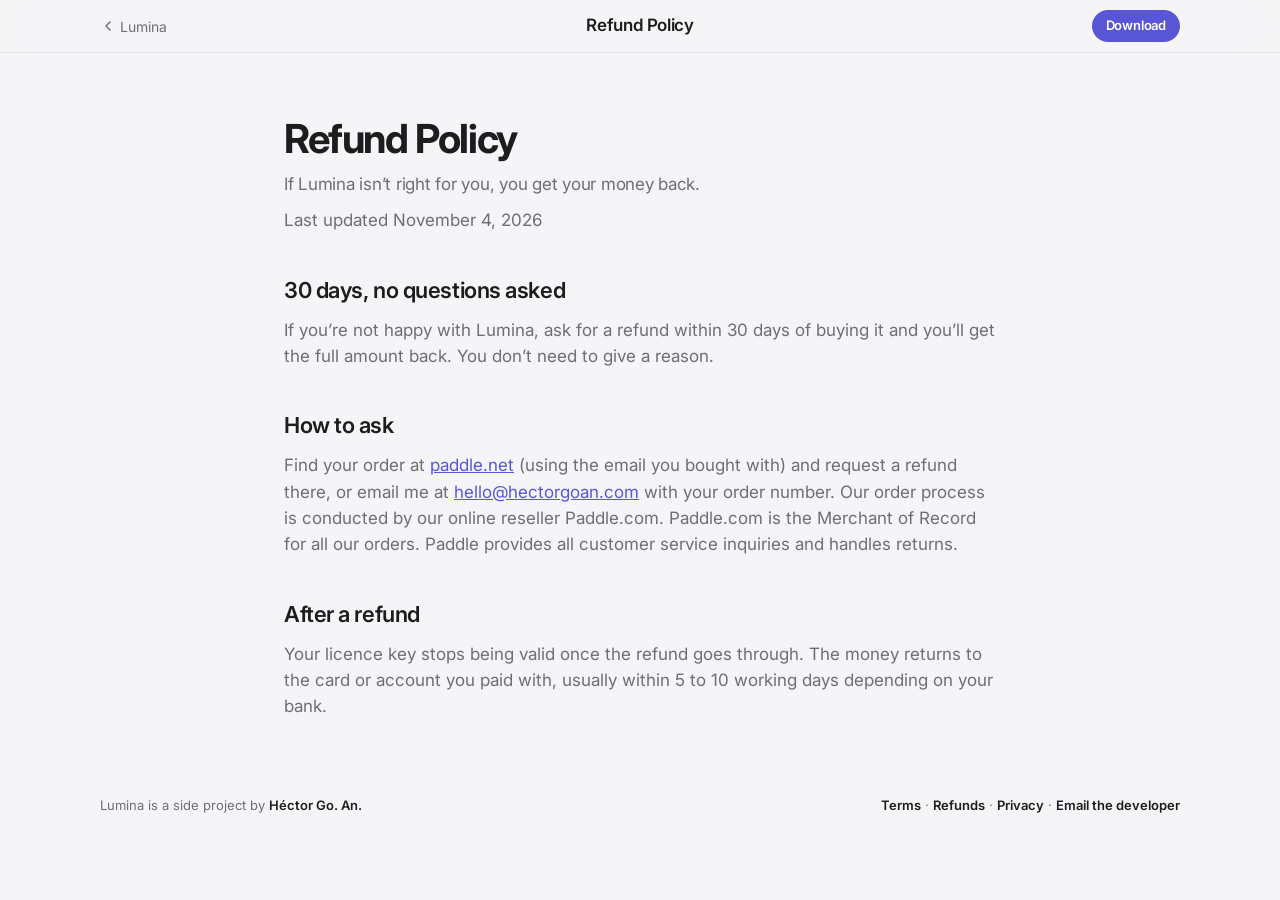
<file: lumina/refunds.html>
<!DOCTYPE html>
<html lang="en">

<head>
    <meta charset="UTF-8">
    <meta name="viewport" content="width=device-width, initial-scale=1.0, viewport-fit=cover">
    <meta name="description" content="Lumina Refund Policy.">
    <meta name="theme-color" content="#f5f5f7" media="(prefers-color-scheme: light)">
    <meta name="theme-color" content="#000000" media="(prefers-color-scheme: dark)">
    <title>Refund Policy | Lumina</title>
    <link rel="preconnect" href="https://fonts.googleapis.com">
    <link rel="preconnect" href="https://fonts.gstatic.com" crossorigin>
    <link href="https://fonts.googleapis.com/css2?family=Inter:wght@400;500;600;700&display=swap" rel="stylesheet">
    <link rel="stylesheet" href="../styles.css?v=2.2">
    <link rel="stylesheet" href="lumina.css?v=2.0">
    <script>
        const t = localStorage.getItem('theme') || 'auto';
        if (t === 'dark' || (t === 'auto' && window.matchMedia('(prefers-color-scheme: dark)').matches)) {
            document.documentElement.classList.add('dark-mode');
        } else {
            document.documentElement.classList.add('light-mode');
        }
    </script>
</head>

<body>
    <nav class="lp-nav" aria-label="Lumina">
        <div class="lp-wrap lp-nav-in">
            <a class="lp-back" href="./">
                <svg viewBox="0 0 24 24" aria-hidden="true"><path d="M15 18l-6-6 6-6" /></svg>
                <span class="lp-back-label">Lumina</span>
            </a>
            <span class="lp-nav-name">Refund Policy</span>
            <a class="lp-btn lp-btn-primary lp-btn-sm" href="https://github.com/hectorgoan/lumina-releases/releases/latest/download/Lumina.zip">Download</a>
        </div>
    </nav>

    <main class="lp-wrap lp-legal">
        <h1 class="lp-h2">Refund Policy</h1>
        <p class="lp-sec-lede">If Lumina isn’t right for you, you get your money back.</p>
        <p class="lp-legal-date">Last updated November 4, 2026</p>
<h2>30 days, no questions asked</h2>
<p>If you’re not happy with Lumina, ask for a refund within 30 days of buying it and you’ll get the full amount back. You don’t need to give a reason.</p>
<h2>How to ask</h2>
<p>Find your order at <a href="https://paddle.net" target="_blank" rel="noopener">paddle.net</a> (using the email you bought with) and request a refund there, or email me at <a href="mailto:hello@hectorgoan.com?subject=Lumina">hello@hectorgoan.com</a> with your order number. Our order process is conducted by our online reseller Paddle.com. Paddle.com is the Merchant of Record for all our orders. Paddle provides all customer service inquiries and handles returns.</p>
<h2>After a refund</h2>
<p>Your licence key stops being valid once the refund goes through. The money returns to the card or account you paid with, usually within 5 to 10 working days depending on your bank.</p>
    </main>

    <footer class="lp-wrap lp-foot">
        <span>Lumina is a side project by <a href="../">Héctor Go. An.</a></span>
        <span><a href="terms.html">Terms</a> · <a href="refunds.html">Refunds</a> · <a href="privacy.html">Privacy</a> · <a href="mailto:hello@hectorgoan.com?subject=Lumina">Email the developer</a></span>
    </footer>
</body>

</html>
</file>
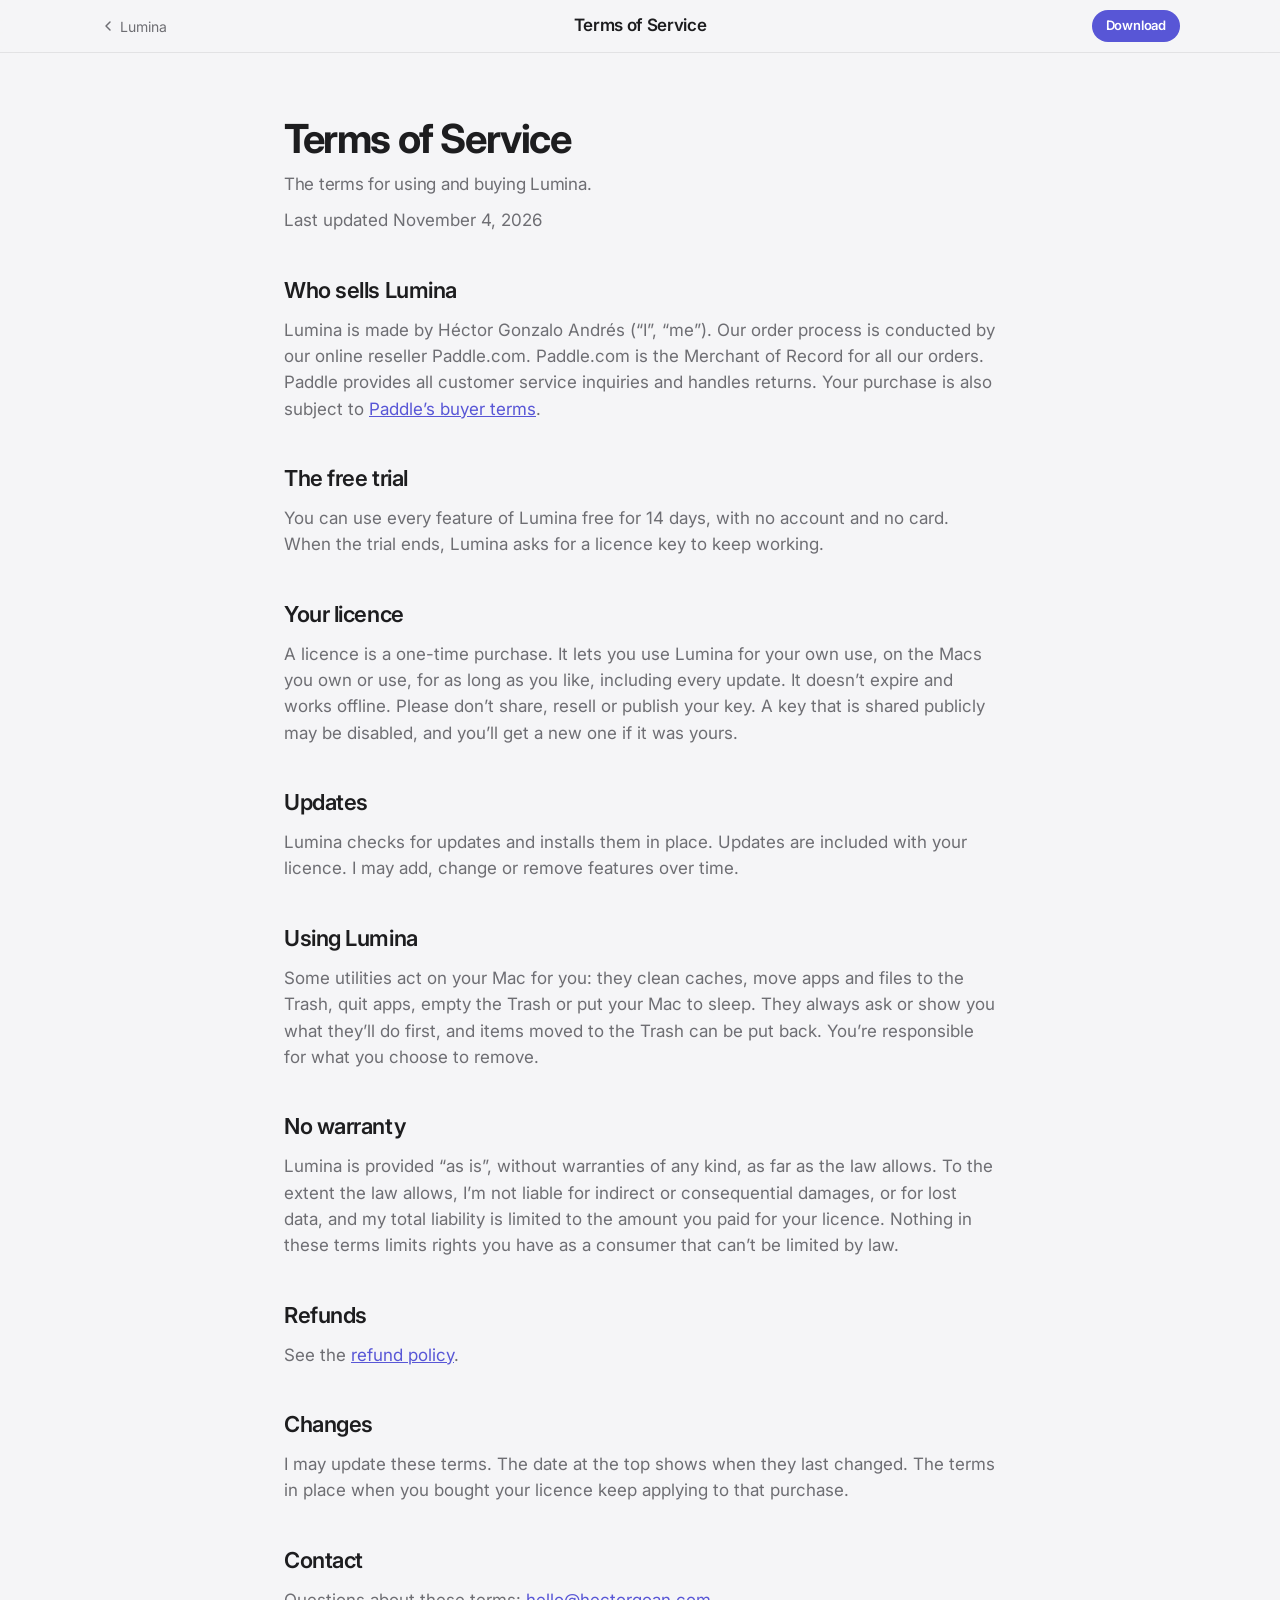
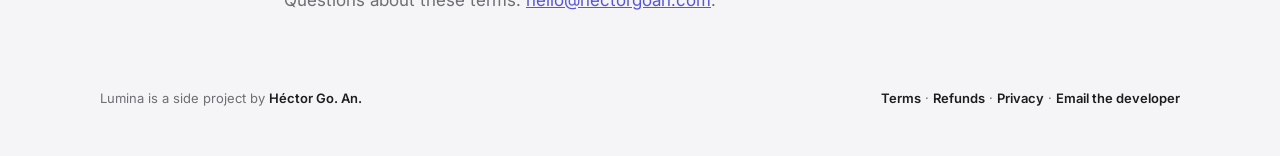
<file: lumina/terms.html>
<!DOCTYPE html>
<html lang="en">

<head>
    <meta charset="UTF-8">
    <meta name="viewport" content="width=device-width, initial-scale=1.0, viewport-fit=cover">
    <meta name="description" content="Lumina Terms of Service.">
    <meta name="theme-color" content="#f5f5f7" media="(prefers-color-scheme: light)">
    <meta name="theme-color" content="#000000" media="(prefers-color-scheme: dark)">
    <title>Terms of Service | Lumina</title>
    <link rel="preconnect" href="https://fonts.googleapis.com">
    <link rel="preconnect" href="https://fonts.gstatic.com" crossorigin>
    <link href="https://fonts.googleapis.com/css2?family=Inter:wght@400;500;600;700&display=swap" rel="stylesheet">
    <link rel="stylesheet" href="../styles.css?v=2.2">
    <link rel="stylesheet" href="lumina.css?v=2.0">
    <script>
        const t = localStorage.getItem('theme') || 'auto';
        if (t === 'dark' || (t === 'auto' && window.matchMedia('(prefers-color-scheme: dark)').matches)) {
            document.documentElement.classList.add('dark-mode');
        } else {
            document.documentElement.classList.add('light-mode');
        }
    </script>
</head>

<body>
    <nav class="lp-nav" aria-label="Lumina">
        <div class="lp-wrap lp-nav-in">
            <a class="lp-back" href="./">
                <svg viewBox="0 0 24 24" aria-hidden="true"><path d="M15 18l-6-6 6-6" /></svg>
                <span class="lp-back-label">Lumina</span>
            </a>
            <span class="lp-nav-name">Terms of Service</span>
            <a class="lp-btn lp-btn-primary lp-btn-sm" href="https://github.com/hectorgoan/lumina-releases/releases/latest/download/Lumina.zip">Download</a>
        </div>
    </nav>

    <main class="lp-wrap lp-legal">
        <h1 class="lp-h2">Terms of Service</h1>
        <p class="lp-sec-lede">The terms for using and buying Lumina.</p>
        <p class="lp-legal-date">Last updated November 4, 2026</p>
<h2>Who sells Lumina</h2>
<p>Lumina is made by Héctor Gonzalo Andrés (“I”, “me”). Our order process is conducted by our online reseller Paddle.com. Paddle.com is the Merchant of Record for all our orders. Paddle provides all customer service inquiries and handles returns. Your purchase is also subject to <a href="https://www.paddle.com/legal/checkout-buyer-terms" target="_blank" rel="noopener">Paddle’s buyer terms</a>.</p>
<h2>The free trial</h2>
<p>You can use every feature of Lumina free for 14 days, with no account and no card. When the trial ends, Lumina asks for a licence key to keep working.</p>
<h2>Your licence</h2>
<p>A licence is a one-time purchase. It lets you use Lumina for your own use, on the Macs you own or use, for as long as you like, including every update. It doesn’t expire and works offline. Please don’t share, resell or publish your key. A key that is shared publicly may be disabled, and you’ll get a new one if it was yours.</p>
<h2>Updates</h2>
<p>Lumina checks for updates and installs them in place. Updates are included with your licence. I may add, change or remove features over time.</p>
<h2>Using Lumina</h2>
<p>Some utilities act on your Mac for you: they clean caches, move apps and files to the Trash, quit apps, empty the Trash or put your Mac to sleep. They always ask or show you what they’ll do first, and items moved to the Trash can be put back. You’re responsible for what you choose to remove.</p>
<h2>No warranty</h2>
<p>Lumina is provided “as is”, without warranties of any kind, as far as the law allows. To the extent the law allows, I’m not liable for indirect or consequential damages, or for lost data, and my total liability is limited to the amount you paid for your licence. Nothing in these terms limits rights you have as a consumer that can’t be limited by law.</p>
<h2>Refunds</h2>
<p>See the <a href="refunds.html">refund policy</a>.</p>
<h2>Changes</h2>
<p>I may update these terms. The date at the top shows when they last changed. The terms in place when you bought your licence keep applying to that purchase.</p>
<h2>Contact</h2>
<p>Questions about these terms: <a href="mailto:hello@hectorgoan.com?subject=Lumina">hello@hectorgoan.com</a>.</p>
    </main>

    <footer class="lp-wrap lp-foot">
        <span>Lumina is a side project by <a href="../">Héctor Go. An.</a></span>
        <span><a href="terms.html">Terms</a> · <a href="refunds.html">Refunds</a> · <a href="privacy.html">Privacy</a> · <a href="mailto:hello@hectorgoan.com?subject=Lumina">Email the developer</a></span>
    </footer>
</body>

</html>
</file>
<file: styles.css>
:root {
    /* Color Palette (Light Mode Default) */
    --bg-color: #f5f5f7;
    --tile-bg: #ffffff;
    --text-primary: #1d1d1f;
    --text-secondary: #6e6e73;
    --fill: #f2f2f5;
    --separator: rgba(0, 0, 0, 0.08);
    --accent: #0071e3;
    --indigo: #5856d6;
    --indigo-soft: rgba(88, 86, 214, 0.12);
    --tile-shadow: 0 1px 1px rgba(0, 0, 0, 0.02), 0 14px 34px -14px rgba(0, 0, 0, 0.12);
    --tile-hover-shadow: 0 1px 1px rgba(0, 0, 0, 0.02), 0 22px 44px -16px rgba(0, 0, 0, 0.18);

    /* Liquid Glass */
    --glass-bg: rgba(255, 255, 255, 0.34);
    --glass-edge: rgba(0, 0, 0, 0.06);
    --glass-spec: rgba(255, 255, 255, 1);
    --glass-spec-2: rgba(255, 255, 255, 0.7);
    --glass-sheen: rgba(255, 255, 255, 0.45);
    --glass-thumb: rgba(0, 0, 0, 0.07);

    /* Glow behind the photo cards */
    --halo-opacity: 0.78;

    /* Frosted glass cards */
    --card-fill: rgba(0, 0, 0, 0.045);
    --card-bg: rgba(255, 255, 255, 0.62);
    --card-shadow: inset 0 0 0 1px rgba(255, 255, 255, 0.8), 0 0 0 0.5px rgba(0, 0, 0, 0.04), 0 12px 32px -16px rgba(0, 0, 0, 0.12);
    --project-ring: inset 0 0 0 1px rgba(88, 86, 214, 0.36);
    --project-glow: 0 18px 40px -16px rgba(88, 86, 214, 0.38);

    /* Map (Apple Maps-like palette) */
    --map-land: #f2f0eb;
    --map-road: #ffffff;
    --map-major: #ffe7a8;
    --map-park: #d3ebc9;
    --map-water: #a9d4f5;

    /* Contribution levels */
    --contrib-0: #ececf0;
    --contrib-wave: #dcdce2;
    --contrib-1: rgba(52, 199, 89, 0.28);
    --contrib-2: rgba(52, 199, 89, 0.5);
    --contrib-3: rgba(52, 199, 89, 0.74);
    --contrib-4: rgb(52, 199, 89);
    --chart-filter: none;

    --hdr-btn-opacity: 1;
    --hdr-btn-cursor: pointer;

    --ease-spring: cubic-bezier(0.2, 0.9, 0.25, 1);
}

:root.dark-mode {
    /* Dark Mode Palette overrides */
    --bg-color: #000000;
    --tile-bg: #1c1c1e;
    --text-primary: #f5f5f7;
    --text-secondary: #98989d;
    --fill: #2c2c2e;
    --separator: rgba(255, 255, 255, 0.12);
    --accent: #0a84ff;
    --indigo: #7d7aff;
    --indigo-soft: rgba(125, 122, 255, 0.18);
    --tile-shadow: inset 0 0 0 0.5px rgba(255, 255, 255, 0.06);
    --tile-hover-shadow: inset 0 0 0 0.5px rgba(255, 255, 255, 0.12);

    --glass-bg: rgba(30, 30, 32, 0.42);
    --glass-edge: rgba(255, 255, 255, 0.16);
    --glass-spec: rgba(255, 255, 255, 0.55);
    --glass-spec-2: rgba(255, 255, 255, 0.22);
    --glass-sheen: rgba(255, 255, 255, 0.1);
    --glass-thumb: rgba(255, 255, 255, 0.16);

    --halo-opacity: 0.62;

    --card-fill: rgba(255, 255, 255, 0.08);
    --card-bg: rgba(32, 32, 35, 0.58);
    --card-shadow: inset 0 0 0 1px rgba(255, 255, 255, 0.07), inset 0 1px 0 rgba(255, 255, 255, 0.06);
    --project-ring: inset 0 0 0 1px rgba(125, 122, 255, 0.5);
    --project-glow: 0 0 44px -14px rgba(125, 122, 255, 0.42);

    --map-land: #232326;
    --map-road: #38383c;
    --map-major: #4a4a4f;
    --map-park: #22302a;
    --map-water: #1d3a57;

    --contrib-0: #2c2c2e;
    --contrib-wave: #3e3e42;
    --chart-filter: invert(1) hue-rotate(180deg) brightness(1.2);

    --hdr-btn-opacity: 0.4;
    --hdr-btn-cursor: not-allowed;
}

* {
    box-sizing: border-box;
    margin: 0;
    padding: 0;
}

[v-cloak] {
    display: none;
}

html {
    background-color: var(--bg-color);
}

body {
    font-family: -apple-system, BlinkMacSystemFont, 'SF Pro Display', 'SF Pro Text', 'Inter', 'Helvetica Neue', sans-serif;
    background-color: var(--bg-color);
    color: var(--text-primary);
    line-height: 1.5;
    min-height: 100vh;
    overflow-x: hidden;
    -webkit-font-smoothing: antialiased;
    -moz-osx-font-smoothing: grayscale;
    transition: background-color 0.4s ease, color 0.4s ease;
}

a {
    color: inherit;
}

.page {
    max-width: 1080px;
    margin: 0 auto;
    padding: 72px 24px calc(140px + env(safe-area-inset-bottom));
}

/* Bento Grid */
.bento-grid {
    display: grid;
    grid-template-columns: repeat(2, minmax(0, 1fr));
    /* Rows may grow on narrow phones, so the profile text never gets clipped */
    grid-auto-rows: minmax(168px, auto);
    gap: 14px;
    /* Keeps the card glows behind every card */
    isolation: isolate;
}

.span-2 {
    grid-column: span 2;
}

.rows-2 {
    grid-row: span 2;
}

/* On phones the last row splits in two: the X card on its own, then the volcano
   and New York photos side by side */
@media (max-width: 767px) {
    .tile-codes {
        order: 1;
    }

    .tile-closing-photo {
        order: 2;
    }
}

@media (min-width: 768px) {
    .bento-grid {
        grid-template-columns: repeat(4, minmax(0, 1fr));
        grid-auto-rows: 184px;
        gap: 20px;
    }
}

/* Tiles */
.tile {
    position: relative;
    display: flex;
    flex-direction: column;
    justify-content: space-between;
    padding: 22px 24px;
    border-radius: 26px;
    background: var(--tile-bg);
    box-shadow: var(--tile-shadow);
    color: var(--text-primary);
    text-decoration: none;
    overflow: hidden;
    -webkit-tap-highlight-color: transparent;
    transition: transform 0.6s var(--ease-spring), box-shadow 0.6s var(--ease-spring), background-color 0.4s ease;
    /* Every card is always its own layer, as it is while the enter animation runs,
       so the photo glows sit the same way before and after it ends. Cards sit one
       layer above the photos, so a photo's glow always passes under the frosted
       glass, whichever side of the card the photo is on */
    z-index: 1;
}

/* Photo fills the tile edge to edge, cropped around its center */
.tile-image {
    z-index: 0;
    padding: 0;
    overflow: visible;
    background: transparent;
}

.tile-image .responsive-img {
    display: block;
    width: 100%;
    height: 100%;
    border-radius: inherit;
    object-fit: cover;
    object-position: center;
}

/* Keep the photo cards on their own compositing layer, as they are during the
   enter animation. Safari leaves the blur of the glow out when it checks which cards
   overlap, so once the animation ended it drew the glow under the neighbouring cards */
.tile-image {
    will-change: transform;
}

/* Glow: a blurred copy of the photo spills softly onto the page */
.tile-halo {
    position: absolute;
    inset: -12px;
    z-index: -1;
    width: calc(100% + 24px);
    height: calc(100% + 24px);
    border-radius: 40px;
    opacity: var(--halo-opacity);
    filter: blur(40px) saturate(1.6);
    pointer-events: none;
}

.tile-halo {
    object-fit: cover;
}

@media (min-width: 768px) {
    .tile {
        border-radius: 32px;
    }
}

a.tile:hover {
    transform: scale(1.018);
    box-shadow: var(--tile-hover-shadow);
}

a.tile:active {
    transform: scale(0.985);
}

a.tile:focus-visible,
button:focus-visible {
    outline: 3px solid var(--accent);
    outline-offset: 3px;
}

.eyebrow {
    font-size: 13px;
    line-height: 18px;
    font-weight: 600;
    letter-spacing: -0.005em;
    color: var(--text-secondary);
}

.title {
    font-size: 21px;
    line-height: 26px;
    font-weight: 600;
    letter-spacing: -0.02em;
}

.tile-link .title {
    overflow-wrap: anywhere;
}

@media (min-width: 768px) {
    .tile-link:not(.span-2) .title {
        font-size: 19px;
        line-height: 24px;
    }
}

@media (max-width: 767px) {
    .tile-link .title {
        font-size: 17px;
        line-height: 22px;
    }
}

.sub {
    font-size: 15px;
    line-height: 20px;
    letter-spacing: -0.01em;
    color: var(--text-secondary);
}

.glyph {
    width: 28px;
    height: 28px;
    flex-shrink: 0;
}

.go {
    position: absolute;
    top: 20px;
    right: 20px;
    width: 30px;
    height: 30px;
    border-radius: 50%;
    background: var(--fill);
    color: var(--text-secondary);
    display: flex;
    align-items: center;
    justify-content: center;
}

.go svg {
    width: 13px;
    height: 13px;
    fill: none;
    stroke: currentColor;
    stroke-width: 2.6;
    stroke-linecap: round;
    stroke-linejoin: round;
}

/* Private accounts: a small lock before "Private" in the subtitle */
.private {
    white-space: nowrap;
}

.lock {
    width: 11px;
    height: 11px;
    margin: 0 4px 0 1px;
    vertical-align: -1px;
}

/* Old account tag beside a title */
.tag {
    display: inline-flex;
    align-items: center;
    height: 19px;
    margin-left: 3px;
    padding: 0 6px;
    border-radius: 6px;
    background: var(--fill);
    color: var(--text-secondary);
    font-size: 11px;
    line-height: 1;
    font-weight: 700;
    letter-spacing: 0.06em;
    text-transform: uppercase;
    vertical-align: 2px;
}

.tile-row {
    display: flex;
    align-items: center;
    justify-content: space-between;
    gap: 12px;
}

/* Profile */
.tile-profile {
    padding: 28px;
}

@media (min-width: 768px) {
    .tile-profile {
        padding: 32px;
    }
}

.avatar {
    width: 92px;
    height: 92px;
    border-radius: 50%;
    object-fit: cover;
    display: block;
    background: var(--fill);
    transition: filter 0.3s ease, box-shadow 0.3s ease;
}

.name {
    font-size: 34px;
    line-height: 38px;
    font-weight: 700;
    letter-spacing: -0.035em;
}

.bio {
    margin-top: 12px;
    max-width: 420px;
    font-size: 17px;
    line-height: 24px;
    letter-spacing: -0.015em;
    color: var(--text-secondary);
}

.bio a {
    color: var(--text-primary);
    font-weight: 600;
    text-decoration: none;
}

.bio a:hover {
    text-decoration: underline;
}

.places {
    display: flex;
    flex-wrap: wrap;
    gap: 20px;
    margin-top: 20px;
}

.place {
    display: inline-flex;
    align-items: center;
    gap: 7px;
    font-size: 15px;
    color: var(--text-secondary);
}

.emoji {
    font-size: 17px;
    line-height: 1;
}

.disclaimer {
    margin-top: 12px;
    padding-top: 12px;
    border-top: 1px solid var(--separator);
    font-size: 13px;
    line-height: 18px;
    font-weight: 500;
    color: var(--text-secondary);
}

@media (min-width: 768px) {
    .name {
        font-size: 48px;
        line-height: 52px;
    }

    .bio {
        font-size: 19px;
        line-height: 27px;
    }
}

/* Brand-tinted glyphs */
.glyph-linkedin { color: #0077b5; }
.glyph-instagram { color: #8a3ab9; }
.glyph-reddit { color: #ff4500; }

:root.dark-mode .glyph-linkedin { color: #4aa3e8; }
:root.dark-mode .glyph-instagram { color: #b46ef0; }

.tile-header .glyph {
    width: 26px;
    height: 26px;
}

/* Map */
.tile-map {
    display: block;
    padding: 0;
    overflow: visible;
    background: transparent;
}

.map-clip {
    position: absolute;
    inset: 0;
    border-radius: inherit;
    overflow: hidden;
    isolation: isolate;
    background: var(--map-land);
}

.map {
    position: absolute;
    inset: 0;
    width: 100%;
    height: 100%;
    display: block;
    z-index: 0;
}

.map-live {
    background: transparent;
}

.tile-map:not(.satellite) .leaflet-tile-pane {
    filter: saturate(0.75) brightness(1.02);
}

:root.dark-mode .tile-map:not(.satellite) .leaflet-tile-pane {
    filter: invert(1) hue-rotate(180deg) brightness(0.9) contrast(0.9) saturate(0.5);
}

.map-live .leaflet-control-attribution {
    margin: 0 14px 10px 0;
    padding: 1px 6px;
    border-radius: 6px;
    background: rgba(255, 255, 255, 0.6);
    color: #3a3a3c;
    font: 500 9px/1.5 -apple-system, BlinkMacSystemFont, 'Inter', sans-serif;
}

.map-live .leaflet-control-attribution a {
    color: inherit;
}

.tile-map-link {
    position: absolute;
    inset: 0;
    z-index: 1;
    border-radius: inherit;
}

.tile-map-link:focus-visible {
    outline: 3px solid var(--accent);
    outline-offset: -3px;
}

.tile-map .map-pin,
.tile-map .map-label {
    z-index: 2;
    pointer-events: none;
}

.tile-map .map-switch {
    position: absolute;
    top: 14px;
    right: 14px;
    z-index: 3;
    display: flex;
    gap: 2px;
    padding: 3px;
}

.map-switch button {
    position: relative;
    z-index: 1;
    height: 32px;
    padding: 0 14px;
    border: none;
    border-radius: 999px;
    background: transparent;
    color: var(--text-secondary);
    font: inherit;
    font-size: 13px;
    font-weight: 600;
    letter-spacing: -0.01em;
    cursor: pointer;
    transition: color 0.3s ease, background-color 0.3s ease;
}

.map-switch button:hover,
.map-switch button.active {
    color: var(--text-primary);
}

.map-switch button.active {
    background: var(--glass-thumb);
    box-shadow: inset 0 0 0 0.5px var(--glass-edge);
}

/* Satellite imagery is dark: switch the glass to a dark tint so text stays legible */
.tile-map.satellite .glass {
    --glass-bg: rgba(20, 20, 22, 0.38);
    --glass-edge: rgba(255, 255, 255, 0.18);
    --glass-spec: rgba(255, 255, 255, 0.55);
    --glass-spec-2: rgba(255, 255, 255, 0.22);
    --glass-sheen: rgba(255, 255, 255, 0.12);
    --glass-thumb: rgba(255, 255, 255, 0.2);
    --text-primary: #fff;
    --text-secondary: rgba(255, 255, 255, 0.78);
    color: #fff;
}

.map-park {
    fill: var(--map-park);
}

.map-water {
    fill: none;
    stroke: var(--map-water);
    stroke-width: 9;
    stroke-linecap: round;
}

.map-road,
.map-street,
.map-major {
    fill: none;
    stroke: var(--map-road);
    stroke-linecap: round;
}

.map-road {
    stroke-width: 5;
}

.map-street {
    stroke-width: 2;
}

.map-major {
    stroke: var(--map-major);
    stroke-width: 9;
}

.map-pin {
    position: absolute;
    left: 50%;
    top: 50%;
    width: 22px;
    height: 22px;
    border-radius: 50%;
    background: #0a84ff;
    transform: translate(-50%, -50%);
    box-shadow: 0 0 0 4px #fff, 0 4px 10px rgba(0, 0, 0, 0.25);
}

.map-pin::before {
    content: '';
    position: absolute;
    inset: -26px;
    border-radius: 50%;
    background: rgba(10, 132, 255, 0.16);
    animation: pulse 2.8s ease-out infinite;
}

@keyframes pulse {
    0% {
        transform: scale(0.6);
        opacity: 1;
    }

    100% {
        transform: scale(1.4);
        opacity: 0;
    }
}

.tile-map .map-label {
    position: absolute;
    left: 16px;
    bottom: 16px;
    border-radius: 22px;
    padding: 12px 18px 13px;
}

.map-place {
    font-size: 19px;
    line-height: 24px;
    font-weight: 600;
    letter-spacing: -0.02em;
}

/* GitHub contributions */
.tile-github {
    gap: 16px;
}

.tile-header {
    display: flex;
    align-items: center;
    gap: 12px;
    padding-right: 40px;
}

.tile-header .title {
    font-size: 19px;
}

.contrib {
    flex: 1;
    display: grid;
    grid-template-rows: repeat(7, minmax(0, 1fr));
    grid-auto-flow: column;
    grid-auto-columns: minmax(0, 1fr);
    gap: 3px;
}

@media (min-width: 768px) {
    .contrib {
        gap: 4px;
    }
}

.contrib span {
    border-radius: 3px;
    background: var(--contrib-0);
}

.contrib .lvl-1 { background: var(--contrib-1); }
.contrib .lvl-2 { background: var(--contrib-2); }
.contrib .lvl-3 { background: var(--contrib-3); }
.contrib .lvl-4 { background: var(--contrib-4); }

/* Skeleton: a soft highlight sweeps diagonally across the empty grid, like a loading row in iOS */
.contrib-loading span {
    animation: contribWave 1.8s ease-in-out infinite;
    animation-delay: calc(var(--wave, 0) * 40ms);
}

@keyframes contribWave {
    0%, 55%, 100% { background: var(--contrib-0); }
    25% { background: var(--contrib-wave); }
}

/* The real squares fade in where the skeleton was */
.contrib:not(.contrib-loading) span {
    animation: contribIn 0.5s ease-out both;
}

@keyframes contribIn {
    from { opacity: 0; }
}

.contrib-fallback {
    flex: 1;
    display: flex;
    align-items: center;
}

.contrib-fallback img {
    width: 100%;
    height: auto;
    display: block;
    filter: var(--chart-filter);
}

/* Email: a compose sheet */
.tile-compose {
    padding: 24px 28px;
}

.send {
    width: 34px;
    height: 34px;
    flex-shrink: 0;
    border-radius: 50%;
    background: var(--text-primary);
    color: var(--tile-bg);
    display: flex;
    align-items: center;
    justify-content: center;
}

.send svg {
    width: 15px;
    height: 15px;
    fill: none;
    stroke: currentColor;
    stroke-width: 2.6;
    stroke-linecap: round;
    stroke-linejoin: round;
}

.field {
    display: flex;
    align-items: baseline;
    gap: 8px;
    padding: 9px 0;
    border-top: 1px solid var(--separator);
    font-size: 15px;
    line-height: 20px;
    letter-spacing: -0.01em;
}

.field-label {
    min-width: 62px;
    font-weight: 500;
    color: var(--text-secondary);
}

.field-value {
    font-weight: 600;
    overflow-wrap: anywhere;
}

/* Latest side project */
.tile-project {
    box-shadow: inset 0 0 0 1px rgba(88, 86, 214, 0.36), 0 1px 1px rgba(0, 0, 0, 0.02), 0 18px 40px -16px rgba(88, 86, 214, 0.38);
}

a.tile-project:hover {
    box-shadow: inset 0 0 0 1px rgba(88, 86, 214, 0.5), 0 1px 1px rgba(0, 0, 0, 0.02), 0 24px 48px -16px rgba(88, 86, 214, 0.46);
}

:root.dark-mode .tile-project {
    box-shadow: inset 0 0 0 1px rgba(125, 122, 255, 0.5), 0 0 44px -14px rgba(125, 122, 255, 0.42);
}

:root.dark-mode a.tile-project:hover {
    box-shadow: inset 0 0 0 1px rgba(125, 122, 255, 0.64), 0 0 52px -12px rgba(125, 122, 255, 0.5);
}

.tile-project .go {
    background: var(--indigo-soft);
    color: var(--indigo);
}

.project-icon {
    display: block;
    width: 48px;
    height: 48px;
    margin: -5px 0 0 -5px;
}

.project-shot {
    position: absolute;
    top: 30px;
    right: 66px;
    width: 168px;
    height: auto;
    border-radius: 16px;
    box-shadow: 0 0 0 0.5px rgba(0, 0, 0, 0.08), 0 14px 30px -10px rgba(40, 40, 90, 0.35);
}

.project-shot-dark,
:root.dark-mode .project-shot-light {
    display: none;
}

:root.dark-mode .project-shot-dark {
    display: block;
    box-shadow: 0 0 0 0.5px rgba(255, 255, 255, 0.14), 0 14px 30px -10px rgba(0, 0, 0, 0.7);
}

.project-text {
    position: relative;
    max-width: 230px;
}

.project-new {
    color: var(--indigo);
}

.project-name {
    display: flex;
    align-items: center;
    flex-wrap: wrap;
    gap: 4px 8px;
}

.pill {
    display: inline-flex;
    align-items: center;
    gap: 5px;
    height: 22px;
    padding: 0 9px 0 7px;
    border-radius: 999px;
    background: var(--fill);
    color: var(--text-secondary);
    font-size: 12px;
    line-height: 1;
    font-weight: 600;
    letter-spacing: 0.01em;
    white-space: nowrap;
}

.pill svg {
    width: 14px;
    height: 14px;
    fill: none;
    stroke: currentColor;
    stroke-width: 1.8;
    stroke-linecap: round;
    stroke-linejoin: round;
}

@media (max-width: 767px) {
    .project-shot {
        top: 60px;
        right: 18px;
        width: 112px;
        border-radius: 12px;
    }

    .project-text {
        max-width: calc(100% - 136px);
    }

    .tile-project .sub {
        display: none;
    }
}

/* Narrow desktop: the full-size shot would run under the text, so shrink it
   and give the text whatever room is left beside it */
@media (min-width: 768px) and (max-width: 1079px) {
    .project-shot {
        width: 128px;
        right: 60px;
        border-radius: 13px;
    }

    .project-text {
        max-width: min(230px, calc(100% - 176px));
    }
}

@media (min-width: 768px) and (max-width: 879px) {
    .tile-project .sub {
        display: none;
    }
}

/* More:secondary accounts behind a disclosure, closed by default */
.more {
    margin-top: 20px;
}

.more-toggle {
    display: flex;
    align-items: center;
    justify-content: center;
    gap: 6px;
    width: fit-content;
    margin: 0 auto;
    padding: 9px 16px 9px 18px;
    border-radius: 999px;
    background: var(--tile-bg);
    box-shadow: var(--tile-shadow);
    color: var(--text-secondary);
    font-size: 15px;
    font-weight: 600;
    letter-spacing: -0.01em;
    border: 0;
    font-family: inherit;
    cursor: pointer;
    user-select: none;
    -webkit-tap-highlight-color: transparent;
    transition: color 0.3s ease, box-shadow 0.4s var(--ease-spring);
}

.more-toggle:hover {
    color: var(--text-primary);
    box-shadow: var(--tile-hover-shadow);
}

.more-toggle:focus-visible {
    outline: 2px solid var(--accent);
    outline-offset: 3px;
}

.more-toggle svg {
    width: 14px;
    height: 14px;
    fill: none;
    stroke: currentColor;
    stroke-width: 2.4;
    stroke-linecap: round;
    stroke-linejoin: round;
    transition: transform 0.4s var(--ease-spring);
}

.more.open .more-toggle svg {
    transform: rotate(180deg);
}

/* A centered flex row of tiles sized like one column of the main grid */
.more .bento-grid {
    display: flex;
    flex-wrap: wrap;
    justify-content: center;
    margin-top: 20px;
}

.more .tile {
    flex: 0 0 calc((100% - 14px) / 2);
    min-height: 168px;
}

@media (min-width: 768px) {
    .more .tile {
        flex-basis: calc((100% - 3 * 20px) / 4);
        height: 184px;
    }
}

/* Closing plays the opening in reverse; durations match the transition's :duration */
.more-enter-active .tile {
    animation: fadeIn 0.5s var(--ease-spring) backwards;
}

.more-leave-active .tile {
    animation: fadeIn 0.35s ease-in reverse forwards;
}

/* Frosted glass: every card except the photos and the map */
:root .tile:not(.tile-image, .tile-map) {
    --fill: var(--card-fill);
    --contrib-0: var(--card-fill);
    background: var(--card-bg);
    backdrop-filter: blur(40px) saturate(150%);
    -webkit-backdrop-filter: blur(40px) saturate(150%);
    box-shadow: var(--card-shadow);
}

/* Lumina keeps its indigo ring and glow */
:root .tile.tile-project {
    box-shadow: var(--project-ring), var(--project-glow);
}

/* Liquid Glass material */
.glass {
    position: relative;
    border-radius: 999px;
    background: var(--glass-bg);
    backdrop-filter: blur(10px) saturate(190%) brightness(1.06);
    -webkit-backdrop-filter: blur(10px) saturate(190%) brightness(1.06);
    box-shadow:
        inset 0 0 0 0.5px var(--glass-edge),
        inset 1.5px 1.5px 1px -1px var(--glass-spec),
        inset -1px -1px 1px -1px var(--glass-spec-2),
        0 12px 36px -10px rgba(0, 0, 0, 0.28),
        0 2px 6px rgba(0, 0, 0, 0.06);
}

.glass::after {
    content: '';
    position: absolute;
    inset: 0;
    border-radius: inherit;
    background: radial-gradient(90% 120% at 30% 0%, var(--glass-sheen), rgba(255, 255, 255, 0) 60%);
    pointer-events: none;
    z-index: 0;
}

.map-label > * {
    position: relative;
    z-index: 1;
}

/* Floating controls */
.controls {
    position: fixed;
    left: 0;
    right: 0;
    bottom: calc(28px + env(safe-area-inset-bottom));
    z-index: 10;
    display: flex;
    justify-content: center;
    gap: 10px;
    padding: 0 16px;
    pointer-events: none;
}

.controls .glass {
    display: flex;
    padding: 4px;
    pointer-events: auto;
}

.theme-switch {
    gap: 2px;
}

.switch-btn,
.hdr-btn {
    position: relative;
    z-index: 1;
    min-width: 48px;
    height: 40px;
    padding: 0 16px;
    border: none;
    border-radius: 999px;
    background: transparent;
    color: var(--text-secondary);
    font: inherit;
    font-size: 14px;
    font-weight: 600;
    letter-spacing: -0.01em;
    display: flex;
    align-items: center;
    justify-content: center;
    cursor: pointer;
    -webkit-tap-highlight-color: transparent;
    transition: color 0.3s ease, background-color 0.3s ease, box-shadow 0.3s ease;
}

.switch-btn svg {
    width: 19px;
    height: 19px;
}

#theme-dark svg {
    width: 17px;
    height: 17px;
}

.switch-btn:hover,
.switch-btn.active {
    color: var(--text-primary);
}

.switch-bg {
    position: absolute;
    top: 4px;
    left: 4px;
    height: calc(100% - 8px);
    border-radius: 999px;
    background: var(--glass-thumb);
    box-shadow: inset 0 0 0 0.5px var(--glass-edge);
    transition: transform 0.45s var(--ease-spring), width 0.45s var(--ease-spring);
    z-index: 0;
}

.hdr-btn {
    letter-spacing: 0.02em;
    opacity: var(--hdr-btn-opacity);
    cursor: var(--hdr-btn-cursor);
}

.hdr-btn:hover {
    color: var(--text-primary);
}

.hdr-btn.active {
    background: #fff;
    color: #000;
    box-shadow: 0 0 16px rgba(255, 255, 255, 0.9);
}

:root.dark-mode .hdr-btn:hover,
:root.dark-mode .hdr-btn:active {
    color: var(--text-secondary);
}

@media (hover: none) and (pointer: coarse) {
    :root.dark-mode .hdr-btn {
        pointer-events: none;
    }
}

/* HDR Mode (light mode only) */
.bento-grid.hdr-active .tile {
    box-shadow: 0 8px 32px rgba(255, 255, 255, 0.3), inset 0 0 20px rgba(255, 255, 255, 0.5);
    animation: hdrTileGlow 3s ease-in-out infinite alternate;
}

.bento-grid.hdr-active .avatar {
    filter: brightness(1.2) contrast(1.1) saturate(1.2);
    animation: hdrGlow 3s ease-in-out infinite alternate;
}

@keyframes hdrGlow {
    0% {
        box-shadow: 0 0 20px rgba(255, 255, 255, 0.6), 0 0 40px rgba(255, 255, 255, 0.2);
    }

    100% {
        box-shadow: 0 0 40px rgba(255, 255, 255, 1), 0 0 80px rgba(255, 255, 255, 0.6);
    }
}

@keyframes hdrTileGlow {
    0% {
        box-shadow: 0 8px 32px rgba(255, 255, 255, 0.3), inset 0 0 20px rgba(255, 255, 255, 0.5), 0 0 20px rgba(255, 255, 255, 0.4);
    }

    100% {
        box-shadow: 0 8px 32px rgba(255, 255, 255, 0.4), inset 0 0 20px rgba(255, 255, 255, 0.6), 0 0 40px rgba(255, 255, 255, 0.8);
    }
}

/* True HDR Display Support */
@media (dynamic-range: high) {
    .hdr-btn.active {
        background-color: color(display-p3 1 1 1);
        box-shadow: 0 0 16px color(display-p3 1 1 1);
    }

    .bento-grid.hdr-active .tile {
        background: color(display-p3 1 1 1);
        animation: hdrTileGlowP3 3s ease-in-out infinite alternate;
    }

    .bento-grid.hdr-active .avatar {
        filter: brightness(1.4) contrast(1.2) saturate(1.3);
        animation: hdrGlowP3 3s ease-in-out infinite alternate;
    }

    @keyframes hdrGlowP3 {
        0% {
            box-shadow: 0 0 30px color(display-p3 1 1 1 / 0.7), 0 0 60px color(display-p3 1 1 1 / 0.3);
        }

        100% {
            box-shadow: 0 0 60px color(display-p3 1 1 1), 0 0 120px color(display-p3 1 1 1 / 0.8);
        }
    }

    @keyframes hdrTileGlowP3 {
        0% {
            box-shadow: 0 8px 40px color(display-p3 1 1 1 / 0.4), inset 0 0 30px color(display-p3 1 1 1 / 0.6), 0 0 30px color(display-p3 1 1 1 / 0.5);
        }

        100% {
            box-shadow: 0 8px 40px color(display-p3 1 1 1 / 0.5), inset 0 0 30px color(display-p3 1 1 1 / 0.7), 0 0 60px color(display-p3 1 1 1 / 0.9);
        }
    }
}

/* Enter animation */
@keyframes fadeIn {
    from {
        opacity: 0;
        transform: translateY(16px) scale(0.98);
    }

    to {
        opacity: 1;
        transform: none;
    }
}

.bento-grid.animate-in .tile {
    opacity: 0;
    animation: fadeIn 0.7s var(--ease-spring) forwards;
}

.bento-grid.animate-in .tile:nth-child(1) { animation-delay: 0.05s; }
.bento-grid.animate-in .tile:nth-child(2) { animation-delay: 0.1s; }
.bento-grid.animate-in .tile:nth-child(3) { animation-delay: 0.15s; }
.bento-grid.animate-in .tile:nth-child(4) { animation-delay: 0.2s; }
.bento-grid.animate-in .tile:nth-child(5) { animation-delay: 0.25s; }
.bento-grid.animate-in .tile:nth-child(6) { animation-delay: 0.3s; }
.bento-grid.animate-in .tile:nth-child(7) { animation-delay: 0.35s; }
.bento-grid.animate-in .tile:nth-child(8) { animation-delay: 0.4s; }
.bento-grid.animate-in .tile:nth-child(9) { animation-delay: 0.45s; }
.bento-grid.animate-in .tile:nth-child(10) { animation-delay: 0.5s; }
.bento-grid.animate-in .tile:nth-child(11) { animation-delay: 0.55s; }
.bento-grid.animate-in .tile:nth-child(12) { animation-delay: 0.6s; }

@media (prefers-reduced-motion: reduce) {
    *,
    *::before,
    *::after {
        animation: none !important;
        transition: none !important;
    }

    .bento-grid.animate-in .tile {
        opacity: 1;
    }
}

/* Top bar */
.topbar {
    display: flex;
    align-items: center;
    justify-content: space-between;
    gap: 16px;
    margin: -32px 0 28px;
}

.topbar-name {
    font-size: 17px;
    font-weight: 700;
    letter-spacing: -0.015em;
    text-decoration: none;
}

.topbar-nav {
    display: flex;
    gap: 22px;
}

.topbar-nav a {
    font-size: 15px;
    font-weight: 500;
    color: var(--text-secondary);
    text-decoration: none;
    transition: color 0.2s ease;
}

.topbar-nav a:hover {
    color: var(--text-primary);
}

.section-title {
    margin: 0 0 14px;
    font-size: 24px;
    line-height: 30px;
    font-weight: 700;
    letter-spacing: -0.025em;
    scroll-margin-top: 24px;
}

/* Apps */
.apps {
    display: grid;
    grid-template-columns: minmax(0, 3fr) minmax(0, 1fr);
    gap: 20px;
    margin-bottom: 44px;
}

.tile-app {
    display: block;
    min-height: 300px;
    padding: 0;
}

/* The real desktop sits on the right and fades into the card behind the words */
.app-desktop {
    position: absolute;
    inset: 0;
    border-radius: inherit;
    overflow: hidden;
    -webkit-mask-image: linear-gradient(90deg, transparent 360px, #000 540px), linear-gradient(180deg, #000 72%, transparent);
    -webkit-mask-composite: source-in;
    mask-image: linear-gradient(90deg, transparent 360px, #000 540px), linear-gradient(180deg, #000 72%, transparent);
    mask-composite: intersect;
}

.app-desktop img {
    position: absolute;
    top: 0;
    right: 0;
    height: 100%;
    width: auto;
    max-width: none;
}

/* Draw the card's ring above the desktop, all the way round */
:root .tile.tile-app {
    box-shadow: var(--project-glow);
}

.tile-app::after {
    content: "";
    position: absolute;
    inset: 0;
    border-radius: inherit;
    box-shadow: var(--project-ring);
    pointer-events: none;
    z-index: 2;
}

.app-text {
    position: relative;
    display: flex;
    flex-direction: column;
    align-items: flex-start;
    justify-content: center;
    gap: 6px;
    max-width: 360px;
    min-height: 300px;
    box-sizing: border-box;
    padding: 24px 32px;
}

.app-icon {
    width: 54px;
    height: 54px;
    margin: -6px 0 8px -6px;
}

.tile-app .title {
    margin: 0;
    font-size: 26px;
    line-height: 32px;
    font-weight: 700;
}

.tile-app .sub,
.tile-app .sub:is(*) {
    display: block;
    margin: 0;
}

.app-actions {
    display: flex;
    align-items: center;
    gap: 16px;
    margin-top: 18px;
}

.app-btn {
    display: inline-flex;
    align-items: center;
    min-height: 44px;
    padding: 0 18px;
    border-radius: 999px;
    font-size: 15px;
    font-weight: 600;
    text-decoration: none;
    white-space: nowrap;
    transition: transform 0.3s var(--ease-spring), filter 0.2s ease;
}

.app-btn:active {
    transform: scale(0.97);
}

.app-btn-primary {
    background: var(--indigo);
    color: #fff;
}

.app-btn-primary:hover {
    filter: brightness(1.08);
}

.app-note {
    display: flex;
    flex-direction: column;
    gap: 1px;
    margin: 0;
    font-size: 13px;
    line-height: 17px;
    color: var(--text-secondary);
}

.app-note-lead {
    font-weight: 600;
    color: var(--text-primary);
}

/* Each line stays whole; it only runs past the text column into the faded part of the desktop */
.app-note span {
    white-space: nowrap;
}

/* Tablets: Lumina gets the full row, so the real desktop still fits beside the text */
@media (max-width: 1023px) {
    .apps {
        grid-template-columns: minmax(0, 1fr);
        gap: 14px;
    }

    .apps-soon {
        min-height: 72px;
    }
}

/* Phones: no desktop. The icon sits beside the name, and the button runs the
   full width with the price centred under it */
@media (max-width: 767px) {
    .app-desktop {
        display: none;
    }

    .tile-app {
        min-height: 0;
    }

    .app-text {
        display: grid;
        grid-template-columns: auto minmax(0, 1fr);
        column-gap: 14px;
        row-gap: 2px;
        align-items: center;
        max-width: none;
        min-height: 0;
        padding: 24px;
    }

    .app-icon {
        grid-row: 1 / span 2;
        width: 56px;
        height: 56px;
        margin: -4px;
    }

    .tile-app .title {
        align-self: end;
        font-size: 24px;
        line-height: 28px;
    }

    .tile-app .sub,
    .tile-app .sub:is(*) {
        align-self: start;
        font-size: 14px;
        line-height: 19px;
    }

    .app-actions {
        grid-column: 1 / -1;
        flex-direction: column;
        align-items: stretch;
        gap: 8px;
    }

    .app-btn {
        justify-content: center;
        min-height: 48px;
        font-size: 16px;
    }

    .app-note {
        display: block;
        text-align: center;
        line-height: 18px;
        text-wrap: balance;
    }

    .app-note span {
        white-space: normal;
    }

    .app-note-lead {
        font-weight: inherit;
        color: inherit;
    }

    .app-note-lead::after {
        content: ",";
    }
}

.apps-soon {
    display: flex;
    align-items: center;
    justify-content: center;
    border-radius: 26px;
    border: 1.5px dashed var(--text-secondary);
    opacity: 0.55;
    color: var(--text-secondary);
    font-size: 15px;
    font-weight: 500;
}

@media (max-width: 767px) {
    .topbar {
        margin-top: -40px;
    }

    .topbar-nav {
        gap: 16px;
    }
}
</file>
<file: lumina/lumina.css>
/* Lumina page. Builds on the homepage tokens in ../styles.css */
:root {
    --lp-cta: #5856d6;
    --lp-line: rgba(0, 0, 0, 0.08);
    --lp-nav: rgba(245, 245, 247, 0.8);
    --lp-ring: inset 0 0 0 1px rgba(88, 86, 214, 0.36), 0 18px 40px -16px rgba(88, 86, 214, 0.38);
    --lp-frame: inset 0 0 0 1px rgba(88, 86, 214, 0.28), 0 30px 60px -30px rgba(40, 40, 110, 0.45);
    --lp-fill: #e8e8ed;
}

:root.dark-mode {
    --lp-cta: #5e5ce6;
    --lp-line: rgba(255, 255, 255, 0.1);
    --lp-nav: rgba(0, 0, 0, 0.72);
    --lp-ring: inset 0 0 0 1px rgba(125, 122, 255, 0.5), 0 0 44px -14px rgba(125, 122, 255, 0.42);
    --lp-frame: inset 0 0 0 1px rgba(125, 122, 255, 0.4), 0 0 60px -20px rgba(125, 122, 255, 0.35);
    --lp-fill: #2c2c2e;
}

.lp-wrap {
    max-width: 1128px;
    margin: 0 auto;
    padding-left: max(24px, env(safe-area-inset-left));
    padding-right: max(24px, env(safe-area-inset-right));
}

/* Navigation */
.lp-nav {
    position: sticky;
    top: 0;
    z-index: 10;
    padding-top: env(safe-area-inset-top);
    background: var(--lp-nav);
    backdrop-filter: saturate(180%) blur(20px);
    -webkit-backdrop-filter: saturate(180%) blur(20px);
    border-bottom: 1px solid var(--lp-line);
}

.lp-nav-in {
    height: 52px;
    display: grid;
    grid-template-columns: 1fr auto 1fr;
    align-items: center;
    gap: 16px;
}

.lp-back {
    justify-self: start;
    display: inline-flex;
    align-items: center;
    gap: 4px;
    min-height: 44px;
    font-size: 14px;
    color: var(--text-secondary);
    text-decoration: none;
}

.lp-back:hover {
    color: var(--text-primary);
}

.lp-back svg {
    width: 16px;
    height: 16px;
    fill: none;
    stroke: currentColor;
    stroke-width: 2.2;
    stroke-linecap: round;
    stroke-linejoin: round;
}

.lp-nav-name {
    font-size: 17px;
    font-weight: 600;
    letter-spacing: -0.02em;
}

.lp-nav .lp-btn {
    justify-self: end;
}

/* Buttons */
.lp-btn {
    display: inline-flex;
    align-items: center;
    justify-content: center;
    gap: 8px;
    height: 48px;
    padding: 0 24px;
    border-radius: 999px;
    font-size: 17px;
    font-weight: 600;
    letter-spacing: -0.015em;
    text-decoration: none;
    white-space: nowrap;
    transition: transform 0.4s var(--ease-spring), filter 0.3s ease;
}

.lp-btn:hover {
    filter: brightness(1.08);
}

.lp-btn:active {
    transform: scale(0.97);
}

.lp-btn svg {
    width: 18px;
    height: 18px;
    flex-shrink: 0;
}

.lp-btn-primary {
    background: var(--lp-cta);
    color: #fff;
}

.lp-btn-secondary {
    background: var(--lp-fill);
    color: var(--text-primary);
}

.lp-btn-sm {
    height: 32px;
    padding: 0 14px;
    font-size: 13px;
}

a:focus-visible,
.lp-track:focus-visible {
    outline: 3px solid var(--accent);
    outline-offset: 3px;
}

/* Hero */
.lp-hero {
    display: grid;
    grid-template-columns: minmax(0, 1.05fr) minmax(0, 1fr);
    gap: 56px;
    align-items: center;
    padding-top: 72px;
    padding-bottom: 88px;
}

.lp-app-icon {
    display: block;
    width: 112px;
    height: 112px;
    margin: -12px 0 4px -12px;
}

.lp-eyebrow {
    font-size: 17px;
    font-weight: 600;
    letter-spacing: -0.01em;
    color: var(--text-secondary);
}

.lp-h1 {
    margin-top: 4px;
    font-size: 64px;
    line-height: 1.03;
    font-weight: 700;
    letter-spacing: -0.045em;
    text-wrap: balance;
}

.lp-lede {
    margin-top: 20px;
    max-width: 30em;
    font-size: 21px;
    line-height: 1.4;
    letter-spacing: -0.02em;
    color: var(--text-secondary);
}

.lp-ctas {
    display: flex;
    flex-wrap: wrap;
    gap: 12px;
    margin-top: 32px;
}

.lp-fine {
    margin-top: 16px;
    font-size: 13px;
    color: var(--text-secondary);
}

.lp-shot {
    height: 580px;
    border-radius: 32px;
    overflow: hidden;
    background: var(--tile-bg);
    box-shadow: var(--lp-frame);
}

.lp-shot img {
    display: block;
    width: 100%;
    height: 100%;
    object-fit: cover;
    object-position: 62% top;
}

.lp-shot-dark,
:root.dark-mode .lp-shot-light {
    display: none;
}

:root.dark-mode .lp-shot-dark {
    display: block;
}

/* Sections */
.lp-section {
    padding: 72px 0;
    border-top: 1px solid var(--lp-line);
}

.lp-sec-head {
    display: flex;
    align-items: flex-end;
    justify-content: space-between;
    gap: 16px;
    margin-bottom: 28px;
}

.lp-h2 {
    font-size: 40px;
    line-height: 1.1;
    font-weight: 700;
    letter-spacing: -0.035em;
    text-wrap: balance;
}

.lp-sec-lede {
    margin-top: 10px;
    font-size: 19px;
    line-height: 1.4;
    letter-spacing: -0.015em;
    color: var(--text-secondary);
}

/* The tools, grouped by theme: four cards, each a short list */
.lp-ink {
    color: var(--indigo);
}

.lp-themes {
    display: grid;
    grid-template-columns: repeat(4, minmax(0, 1fr));
    gap: 16px;
    margin-top: 40px;
}

.lp-theme {
    display: flex;
    flex-direction: column;
    padding: 28px 24px 24px;
    border-radius: 28px;
    background: var(--tile-bg);
    box-shadow: var(--tile-shadow);
}

.lp-theme-top {
    display: flex;
    align-items: baseline;
    justify-content: space-between;
    gap: 12px;
}

.lp-theme-name {
    font-size: 24px;
    line-height: 1.15;
    font-weight: 700;
    letter-spacing: -0.03em;
}

.lp-theme-count {
    flex-shrink: 0;
    padding: 3px 10px;
    border-radius: 999px;
    background: var(--indigo-soft);
    color: var(--indigo);
    font-size: 13px;
    font-weight: 600;
    font-variant-numeric: tabular-nums;
}

.lp-theme-blurb {
    margin-top: 8px;
    font-size: 15px;
    line-height: 1.4;
    color: var(--text-secondary);
}

/* Two-line blurbs in the narrow four-column cards: keep the lists level */
@media (min-width: 1020px) {
    .lp-theme-blurb {
        min-height: 2.8em;
    }
}

.lp-theme-tools {
    list-style: none;
    display: flex;
    flex-direction: column;
    gap: 14px;
    margin-top: 20px;
    padding-top: 20px;
    border-top: 1px solid var(--lp-line);
}

.lp-tool {
    display: flex;
    align-items: center;
    gap: 12px;
    font-size: 16px;
    font-weight: 600;
    letter-spacing: -0.015em;
    color: inherit;
    text-decoration: none;
}

.lp-tool:hover {
    color: var(--indigo);
}

.lp-theme-tools img {
    display: block;
    flex-shrink: 0;
    width: 36px;
    height: 36px;
    clip-path: inset(4% round 24%);
}

/* Clear of the sticky nav when a tool scrolls the page here */
#highlights {
    scroll-margin-top: 76px;
}

/* Highlights carousel */
.lp-track {
    display: flex;
    gap: 20px;
    overflow-x: auto;
    scroll-snap-type: x mandatory;
    padding-bottom: 12px;
    scrollbar-width: none;
    border-radius: 28px;
}

.lp-track::-webkit-scrollbar {
    display: none;
}

.lp-card {
    flex: 0 0 640px;
    max-width: 100%;
    margin: 0;
    scroll-snap-align: start;
    border-radius: 28px;
    overflow: hidden;
    background: var(--tile-bg);
    box-shadow: var(--tile-shadow);
}

.lp-card img {
    display: block;
    width: 100%;
    height: auto;
    aspect-ratio: 16 / 9;
}

.lp-arrows {
    display: flex;
    gap: 10px;
}

.lp-arrow {
    width: 44px;
    height: 44px;
    padding: 0;
    border: none;
    color: var(--text-primary);
    display: flex;
    align-items: center;
    justify-content: center;
    cursor: pointer;
    transition: opacity 0.3s ease;
}

.lp-arrow:disabled {
    opacity: 0.35;
    cursor: default;
}

.lp-arrow svg {
    position: relative;
    z-index: 1;
    width: 18px;
    height: 18px;
    fill: none;
    stroke: currentColor;
    stroke-width: 2.4;
    stroke-linecap: round;
    stroke-linejoin: round;
}

.lp-chips {
    display: flex;
    flex-wrap: wrap;
    gap: 8px;
    margin-top: 24px;
}

/* Each chip carries its feature's icon color as --chip (darkened for white text) and --chip-glow */
.lp-chip {
    display: inline-flex;
    align-items: center;
    gap: 7px;
    height: 34px;
    padding: 0 14px 0 7px;
    border-radius: 999px;
    background: var(--tile-bg);
    box-shadow: var(--tile-shadow);
    font-size: 14px;
    font-weight: 600;
    letter-spacing: -0.01em;
    text-decoration: none;
    transition: background-color 0.35s ease, color 0.35s ease, box-shadow 0.35s ease;
}

.lp-chip img {
    display: block;
    width: 20px;
    height: 20px;
}

/* The icons are cut from the feature cards with a dark fringe at their edges:
   a circle just inside the edge hides it */
.lp-chip img {
    clip-path: circle(44%);
}

.lp-chip:hover {
    color: var(--chip, var(--indigo));
}

:root.dark-mode .lp-chip:hover {
    color: var(--chip-glow, var(--indigo));
}

.lp-chip[aria-current="true"],
:root.dark-mode .lp-chip[aria-current="true"] {
    background: var(--chip, var(--lp-cta));
    color: #fff;
    box-shadow: 0 8px 20px -8px var(--chip-glow, var(--lp-cta));
}

/* Hero: a quiet link beside the download button, and what buying means */
.lp-link {
    display: inline-flex;
    align-items: center;
    gap: 2px;
    min-height: 44px;
    font-size: 17px;
    font-weight: 600;
    letter-spacing: -0.015em;
    color: var(--indigo);
    text-decoration: none;
}

.lp-link:hover {
    text-decoration: underline;
}

.lp-link svg {
    width: 15px;
    height: 15px;
    fill: none;
    stroke: currentColor;
    stroke-width: 2.4;
    stroke-linecap: round;
    stroke-linejoin: round;
}

.lp-perks {
    list-style: none;
    display: flex;
    flex-wrap: wrap;
    gap: 6px 18px;
    margin-top: 18px;
    font-size: 14px;
    font-weight: 500;
    color: var(--text-secondary);
}

.lp-perks li {
    display: inline-flex;
    align-items: center;
    gap: 6px;
}

.lp-perks svg {
    width: 15px;
    height: 15px;
    fill: none;
    stroke: var(--indigo);
    stroke-width: 2.4;
    stroke-linecap: round;
    stroke-linejoin: round;
}

/* Licence: four tiles and the price */
.lp-glyph {
    display: flex;
    align-items: center;
    justify-content: center;
    flex-shrink: 0;
    width: 40px;
    height: 40px;
    border-radius: 12px;
    background: var(--indigo-soft);
    color: var(--indigo);
}

.lp-glyph svg {
    width: 22px;
    height: 22px;
    fill: none;
    stroke: currentColor;
    stroke-width: 2;
    stroke-linecap: round;
    stroke-linejoin: round;
}

.lp-perk-grid {
    list-style: none;
    display: grid;
    grid-template-columns: repeat(4, minmax(0, 1fr));
    gap: 16px;
    margin-top: 40px;
}

.lp-perk {
    padding: 24px;
    border-radius: 28px;
    background: var(--tile-bg);
    box-shadow: var(--tile-shadow);
}

.lp-perk-t,
.lp-split-t {
    margin-top: 14px;
    font-size: 19px;
    line-height: 1.3;
    font-weight: 600;
    letter-spacing: -0.02em;
    color: var(--text-primary);
}

.lp-perk-d {
    margin-top: 6px;
    font-size: 15px;
    line-height: 1.45;
    color: var(--text-secondary);
}

.lp-price {
    display: flex;
    flex-wrap: wrap;
    align-items: center;
    gap: 10px 14px;
    margin-top: 20px;
    padding: 18px 24px;
    border-radius: 20px;
    background: var(--tile-bg);
    box-shadow: var(--tile-shadow);
}

.lp-price strong {
    font-size: 17px;
    font-weight: 600;
    letter-spacing: -0.015em;
    color: var(--text-primary);
}

.lp-amount {
    font-size: 17px;
    font-weight: 600;
    letter-spacing: -0.015em;
    color: var(--indigo);
}

.lp-tba {
    display: inline-flex;
    align-items: center;
    gap: 6px;
    height: 28px;
    padding: 0 12px;
    border-radius: 999px;
    background: var(--indigo-soft);
    color: var(--indigo);
    font-size: 13px;
    font-weight: 600;
    white-space: nowrap;
}

.lp-tba-dot {
    width: 6px;
    height: 6px;
    border-radius: 50%;
    background: currentColor;
}

.lp-price-d {
    font-size: 15px;
    color: var(--text-secondary);
}

/* Why Lumina isn't on the Mac App Store */
#why,
#licence {
    scroll-margin-top: 76px;
}

.lp-why-h {
    max-width: 15em;
}

.lp-body {
    font-size: 19px;
    line-height: 1.5;
    letter-spacing: -0.012em;
    color: var(--text-secondary);
}

.lp-body strong {
    font-weight: 600;
    color: var(--text-primary);
}

.lp-why-intro {
    max-width: 38em;
    margin-top: 20px;
}

/* Every tool twice: in the sandbox, with the ones that couldn't work dimmed, and sold directly */
.lp-sb {
    display: grid;
    grid-template-columns: repeat(2, minmax(0, 1fr));
    gap: 20px;
    margin-top: 48px;
}

.lp-sb-card {
    display: flex;
    flex-direction: column;
    gap: 24px;
    padding: 32px;
    border-radius: 28px;
    background: var(--tile-bg);
    box-shadow: var(--tile-shadow);
}

.lp-sb-card.is-on {
    box-shadow: var(--lp-ring);
}

.lp-sb-top {
    display: flex;
    align-items: center;
    justify-content: space-between;
    gap: 12px;
}

.lp-sb-label {
    font-size: 13px;
    font-weight: 600;
    letter-spacing: 0.02em;
    text-transform: uppercase;
    color: var(--text-secondary);
}

.lp-sb-name {
    margin-top: 4px;
    font-size: 24px;
    line-height: 1.15;
    font-weight: 700;
    letter-spacing: -0.03em;
    color: var(--text-primary);
}

.lp-sb-count {
    flex-shrink: 0;
    font-size: 15px;
    font-weight: 600;
    font-variant-numeric: tabular-nums;
    color: var(--text-secondary);
}

.is-on .lp-sb-count {
    color: var(--indigo);
}

.lp-sb-grid {
    list-style: none;
    display: grid;
    grid-template-columns: repeat(6, minmax(0, 1fr));
    gap: 14px 10px;
}

.lp-sb-tool {
    display: flex;
    flex-direction: column;
    align-items: center;
    gap: 6px;
    font-size: 11px;
    line-height: 1.2;
    font-weight: 600;
    letter-spacing: 0;
    text-align: center;
    color: var(--text-secondary);
}

.lp-sb-tool img {
    display: block;
    width: 48px;
    height: 48px;
    clip-path: inset(4% round 24%);
}

.lp-sb-tool.is-off img {
    filter: grayscale(1);
    opacity: 0.22;
}

.lp-sb-tool.is-off span {
    opacity: 0.45;
    text-decoration: line-through;
}

.lp-sb-foot {
    padding-top: 20px;
    border-top: 1px solid var(--lp-line);
    font-size: 15px;
    line-height: 1.45;
    color: var(--text-secondary);
}

/* The reasons, as spec-sheet rows */
.lp-reasons {
    list-style: none;
    margin-top: 72px;
}

.lp-reason {
    display: grid;
    grid-template-columns: 240px minmax(0, 1fr);
    gap: 32px;
    padding: 28px 0;
    border-top: 1px solid var(--lp-line);
}

.lp-reason:last-child {
    border-bottom: 1px solid var(--lp-line);
}

.lp-reason-t {
    font-size: 19px;
    line-height: 1.3;
    font-weight: 600;
    letter-spacing: -0.02em;
    color: var(--text-primary);
}

.lp-reason-icons {
    display: flex;
    flex-wrap: wrap;
    gap: 8px;
    margin-top: 14px;
}

.lp-reason-icons img {
    display: block;
    width: 36px;
    height: 36px;
    clip-path: inset(4% round 24%);
}

.lp-reason-d {
    font-size: 19px;
    line-height: 1.5;
    letter-spacing: -0.012em;
    color: var(--text-secondary);
}

.lp-reason-d strong {
    font-weight: 600;
    color: var(--text-primary);
}

.lp-split {
    display: grid;
    grid-template-columns: repeat(2, minmax(0, 1fr));
    gap: 20px;
    margin-top: 72px;
}

.lp-split-tile {
    padding: 36px;
    border-radius: 28px;
    background: var(--tile-bg);
    box-shadow: var(--tile-shadow);
}

.lp-split-t {
    margin-top: 18px;
    font-size: 24px;
    letter-spacing: -0.03em;
}

.lp-split-tile .lp-body {
    margin-top: 12px;
    font-size: 17px;
}

/* Install steps */
.lp-steps {
    list-style: none;
    display: grid;
    grid-template-columns: repeat(3, minmax(0, 1fr));
    gap: 20px;
}

.lp-step {
    display: flex;
    flex-direction: column;
    gap: 10px;
    padding: 28px;
    border-radius: 28px;
    background: var(--tile-bg);
    box-shadow: var(--tile-shadow);
}

.lp-step-n {
    width: 32px;
    height: 32px;
    border-radius: 50%;
    background: var(--indigo-soft);
    color: var(--indigo);
    font-size: 15px;
    font-weight: 700;
    display: flex;
    align-items: center;
    justify-content: center;
    font-variant-numeric: tabular-nums;
}

.lp-step-t {
    font-size: 21px;
    line-height: 1.25;
    font-weight: 600;
    letter-spacing: -0.02em;
}

.lp-step-d {
    font-size: 15px;
    line-height: 1.45;
    color: var(--text-secondary);
}

.lp-path {
    align-self: flex-start;
    margin-top: 2px;
    padding: 6px 10px;
    border-radius: 10px;
    background: var(--lp-fill);
    font-size: 13px;
    font-weight: 600;
}

.lp-note {
    margin-top: 20px;
    font-size: 15px;
    color: var(--text-secondary);
}

/* Closing call to action */
.lp-final {
    padding-bottom: 24px;
}

.lp-cta-tile {
    display: flex;
    flex-direction: column;
    align-items: center;
    text-align: center;
    padding: 56px 32px;
    border-radius: 32px;
    background: var(--tile-bg);
    box-shadow: var(--lp-ring);
}

.lp-cta-icon {
    display: block;
    width: 96px;
    height: 96px;
    margin: -10px 0 4px;
}

.lp-cta-tile .lp-ctas {
    justify-content: center;
    margin-top: 28px;
}

.lp-foot {
    display: flex;
    flex-wrap: wrap;
    justify-content: space-between;
    gap: 12px;
    padding-top: 28px;
    padding-bottom: calc(48px + env(safe-area-inset-bottom));
    font-size: 13px;
    color: var(--text-secondary);
}

.lp-foot a {
    color: var(--text-primary);
    font-weight: 600;
    text-decoration: none;
}

.lp-foot a:hover {
    text-decoration: underline;
}

@media (prefers-reduced-motion: no-preference) {
    .lp-track {
        scroll-behavior: smooth;
    }
}

@media (max-width: 1019px) {
    .lp-themes,
    .lp-perk-grid {
        grid-template-columns: repeat(2, minmax(0, 1fr));
    }

    .lp-sb {
        grid-template-columns: minmax(0, 1fr);
    }
}

@media (max-width: 599px) {
    .lp-themes {
        grid-template-columns: minmax(0, 1fr);
    }
}

@media (max-width: 767px) {
    .lp-wrap {
        padding-left: max(20px, env(safe-area-inset-left));
        padding-right: max(20px, env(safe-area-inset-right));
    }

    .lp-back-label {
        display: none;
    }

    .lp-hero {
        grid-template-columns: minmax(0, 1fr);
        gap: 36px;
        padding-top: 40px;
        padding-bottom: 56px;
    }

    .lp-h1 {
        font-size: 44px;
    }

    .lp-lede {
        font-size: 19px;
    }

    .lp-hero .lp-btn {
        flex: 1 1 auto;
    }

    .lp-shot {
        height: 440px;
        border-radius: 26px;
    }

    .lp-section {
        padding: 56px 0;
    }

    .lp-h2 {
        font-size: 30px;
    }

    .lp-card {
        flex-basis: 86%;
        border-radius: 22px;
    }

    .lp-arrows {
        display: none;
    }

    .lp-steps,
    .lp-perk-grid,
    .lp-split {
        grid-template-columns: minmax(0, 1fr);
    }

    .lp-body,
    .lp-reason-d {
        font-size: 17px;
    }

    .lp-sb-card,
    .lp-split-tile {
        padding: 24px;
    }

    .lp-sb-grid {
        grid-template-columns: repeat(4, minmax(0, 1fr));
    }

    .lp-reasons,
    .lp-split {
        margin-top: 48px;
    }

    .lp-reason {
        grid-template-columns: minmax(0, 1fr);
        gap: 12px;
        padding: 24px 0;
    }
}

/* Terms, refunds and privacy pages */
.lp-legal {
    max-width: 760px;
    padding-top: 64px;
    padding-bottom: 48px;
}

.lp-legal-date {
    margin-top: 8px;
    font-size: 14px;
    color: var(--text-secondary);
}

.lp-legal h2 {
    margin-top: 40px;
    font-size: 22px;
    font-weight: 600;
    letter-spacing: -0.02em;
}

.lp-legal p,
.lp-legal li {
    margin-top: 10px;
    font-size: 17px;
    line-height: 1.55;
    color: var(--text-secondary);
}

.lp-legal ul {
    padding-left: 1.2em;
}

.lp-legal a {
    color: var(--lp-cta);
}

/* Buy page */
.lp-buy {
    max-width: 640px;
    padding-top: 64px;
    padding-bottom: 48px;
    text-align: center;
}

.lp-buy .lp-cta-icon {
    margin: 0 auto 20px;
}

.lp-buy .lp-ctas {
    justify-content: center;
    margin-top: 28px;
}

.lp-buy-price {
    margin-top: 12px;
    font-size: 32px;
    font-weight: 700;
    letter-spacing: -0.03em;
    color: var(--indigo);
}

.lp-buy-fine {
    margin-top: 20px;
    font-size: 13px;
    line-height: 1.5;
    color: var(--text-secondary);
}

.lp-buy-fine a,
.lp-buy a {
    color: var(--lp-cta);
}

.lp-key {
    display: flex;
    flex-direction: column;
    align-items: center;
    gap: 16px;
    margin-top: 24px;
    padding: 20px;
    border-radius: 20px;
    background: var(--tile-bg);
    box-shadow: var(--tile-shadow);
}

.lp-key code {
    width: 100%;
    font: 500 13px/1.5 ui-monospace, SFMono-Regular, Menlo, monospace;
    word-break: break-all;
    user-select: all;
    color: var(--text-primary);
}

.lp-buy-steps {
    margin: 28px auto 0;
    max-width: 30em;
    padding-left: 1.2em;
    text-align: left;
    font-size: 17px;
    line-height: 1.55;
    color: var(--text-secondary);
}

.lp-buy-steps li + li {
    margin-top: 8px;
}

.lp-buy-steps strong {
    color: var(--text-primary);
}

button.lp-btn {
    border: 0;
    font: inherit;
    cursor: pointer;
}

button.lp-btn:disabled {
    opacity: 0.5;
    cursor: default;
}
</file>
